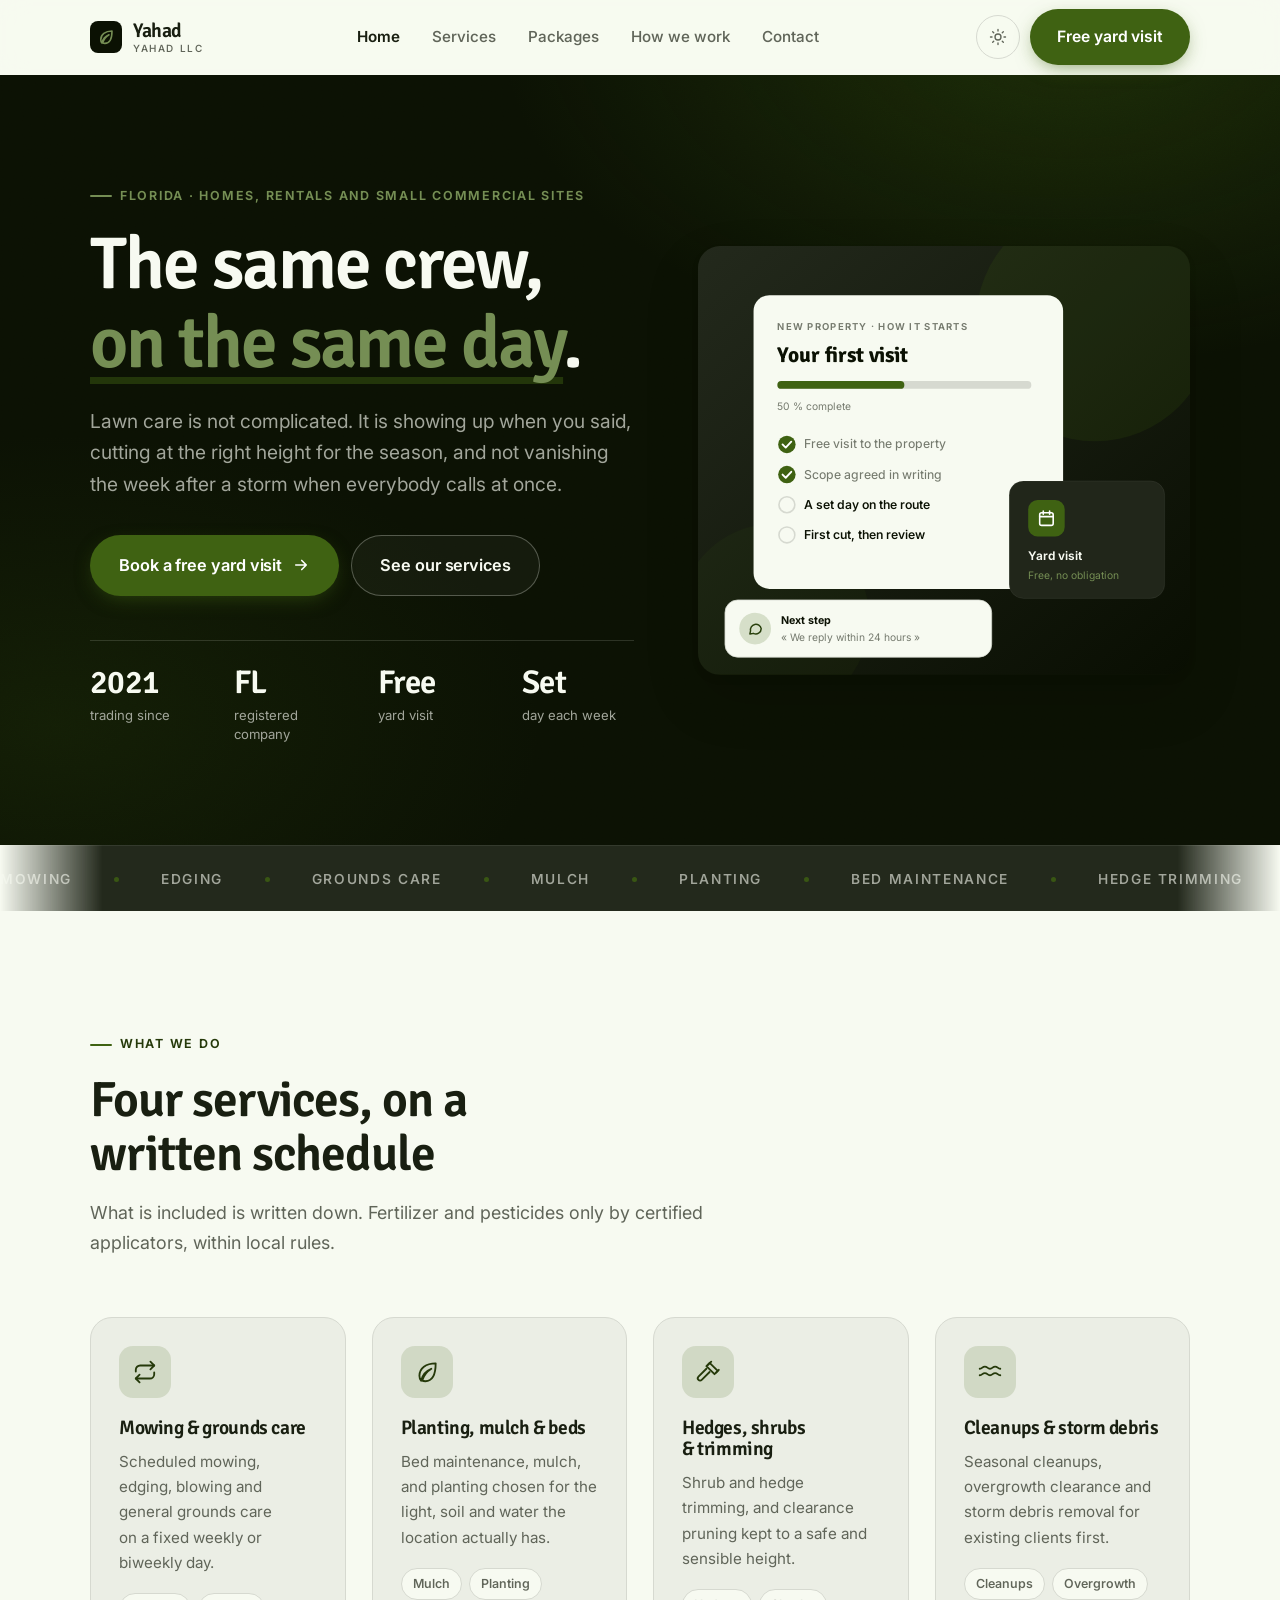
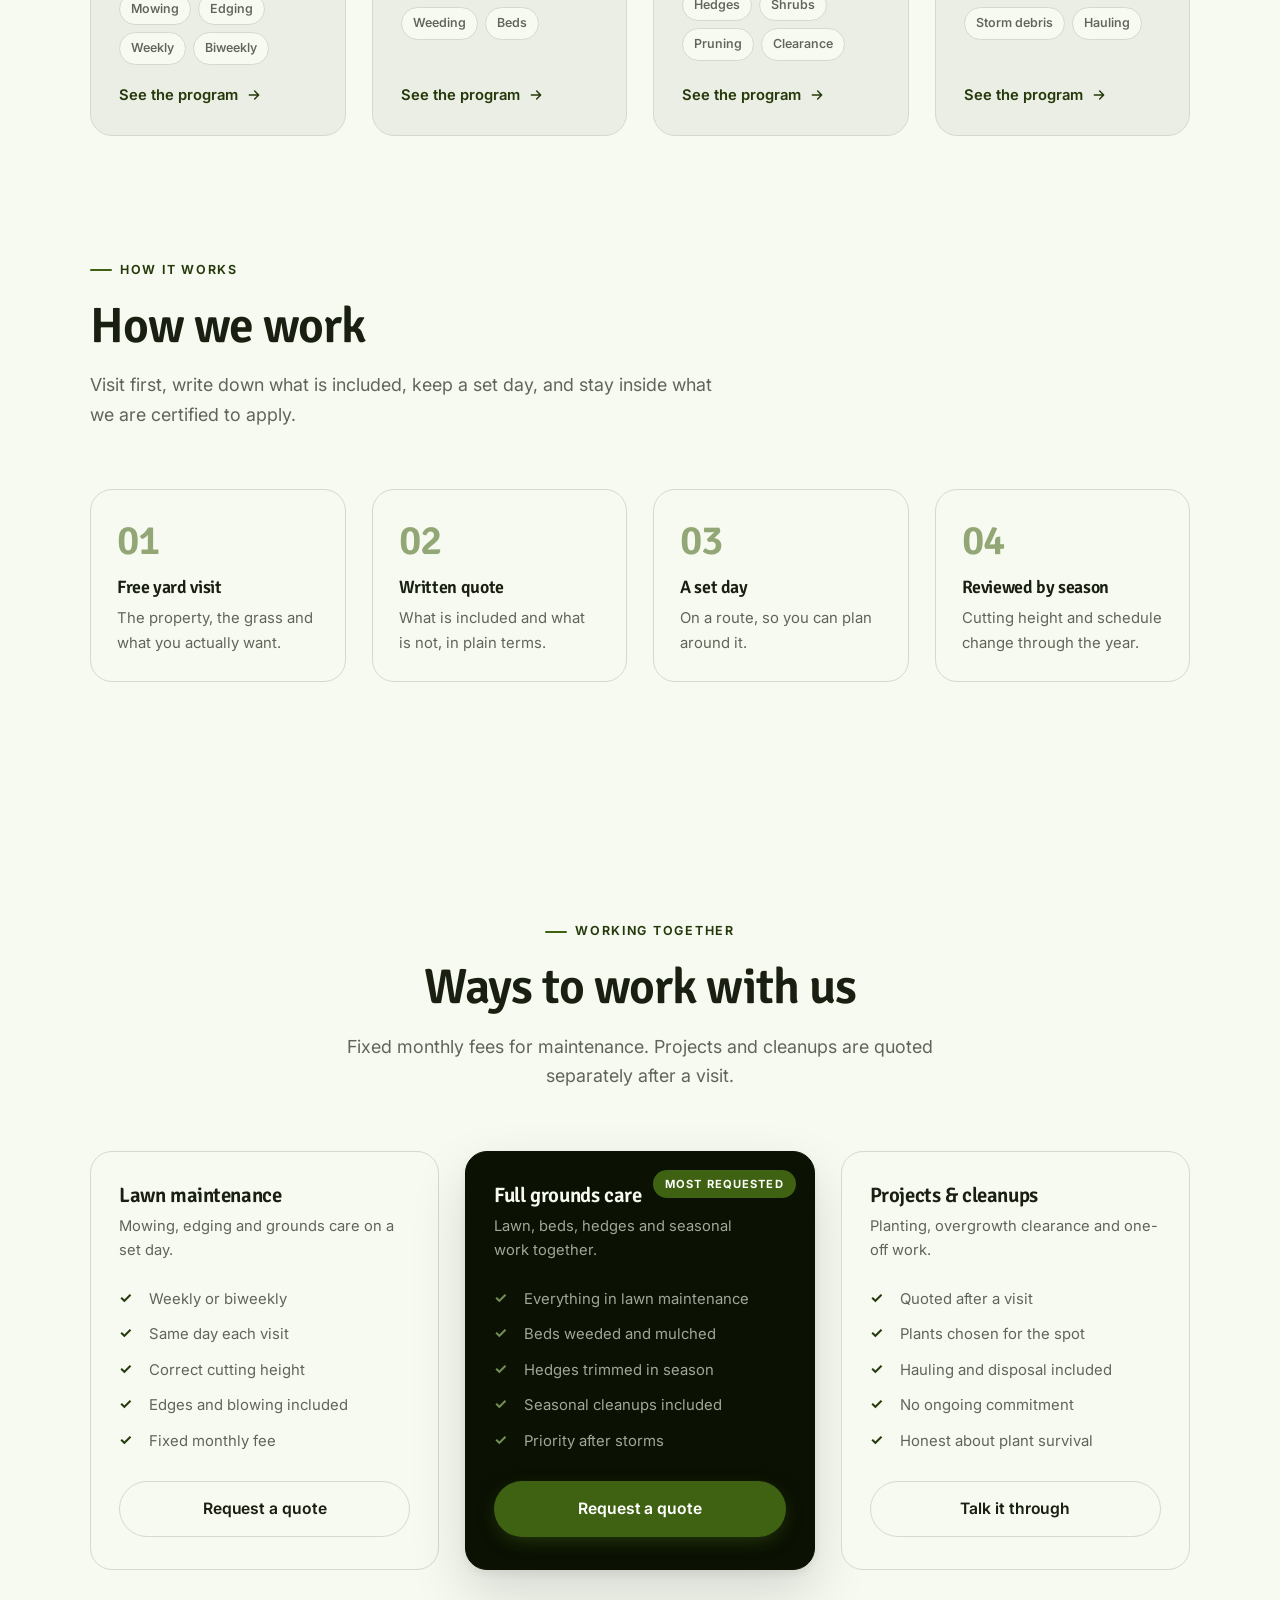
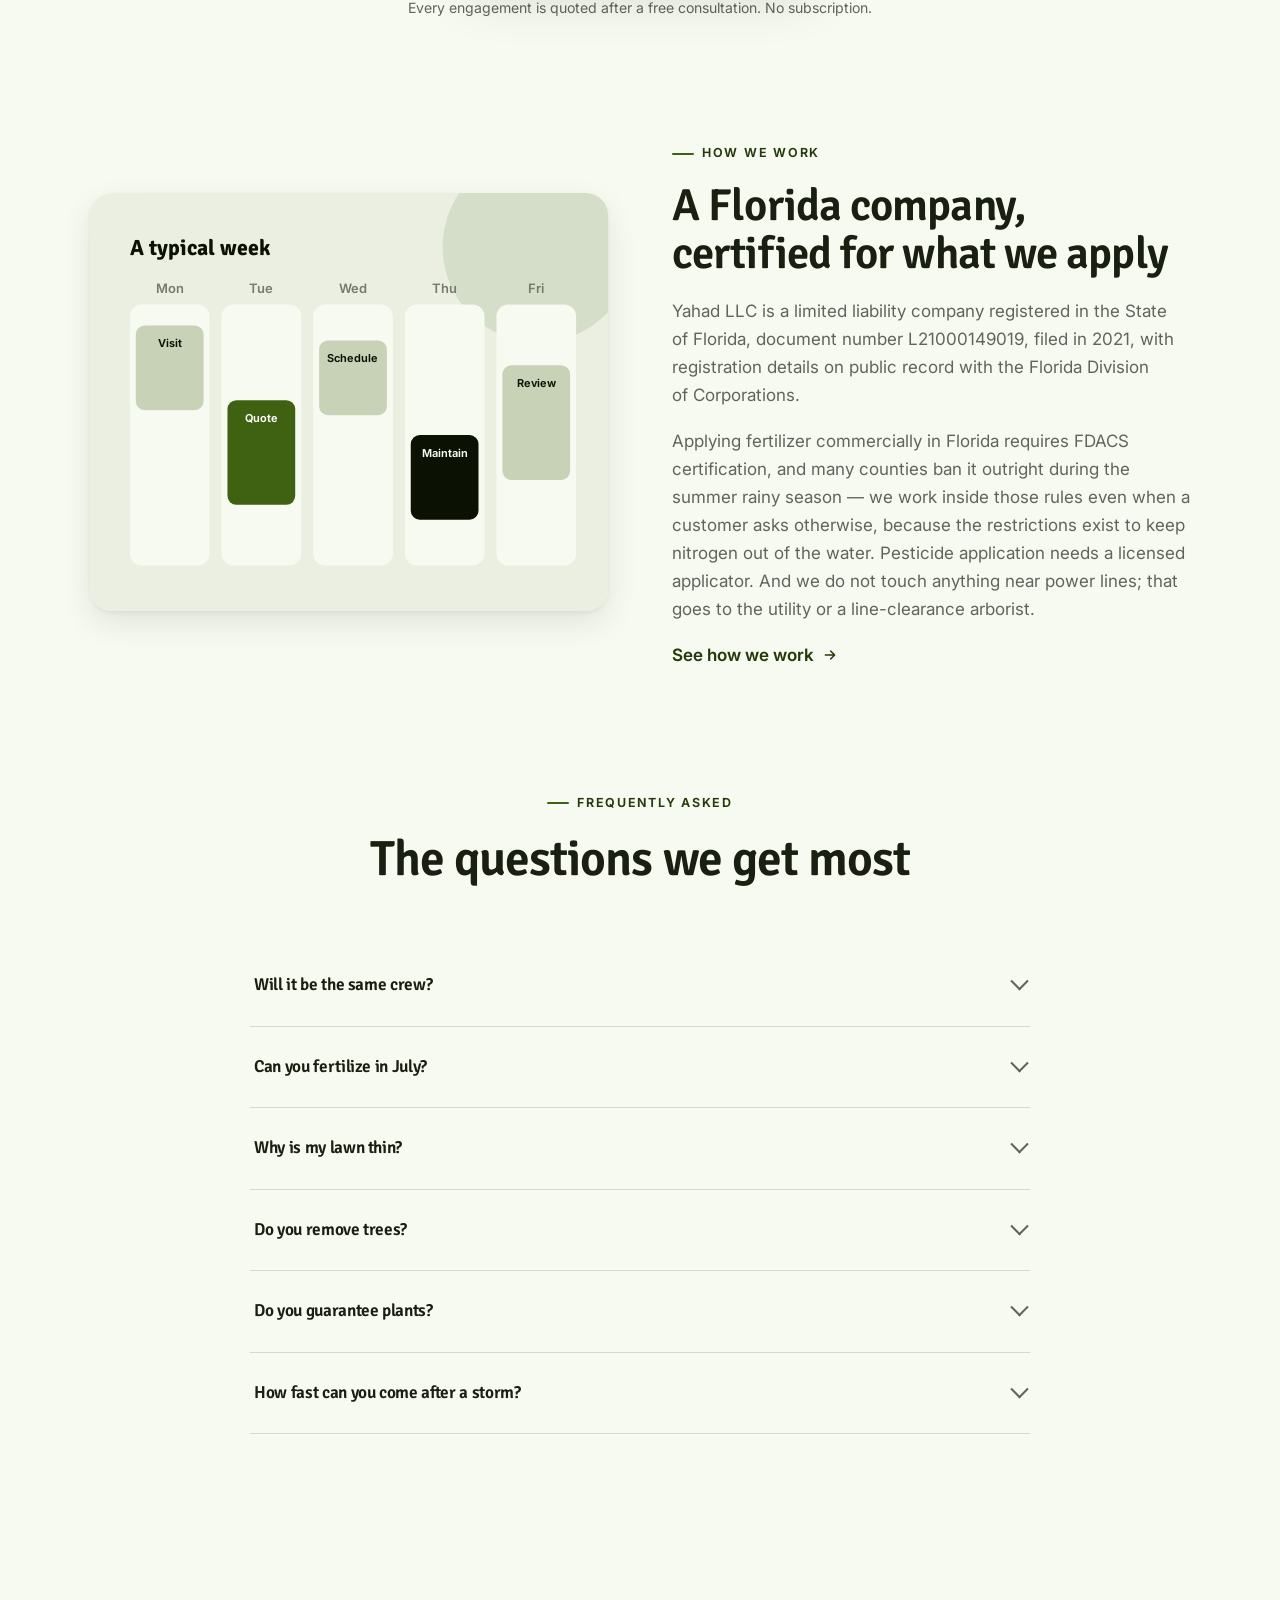
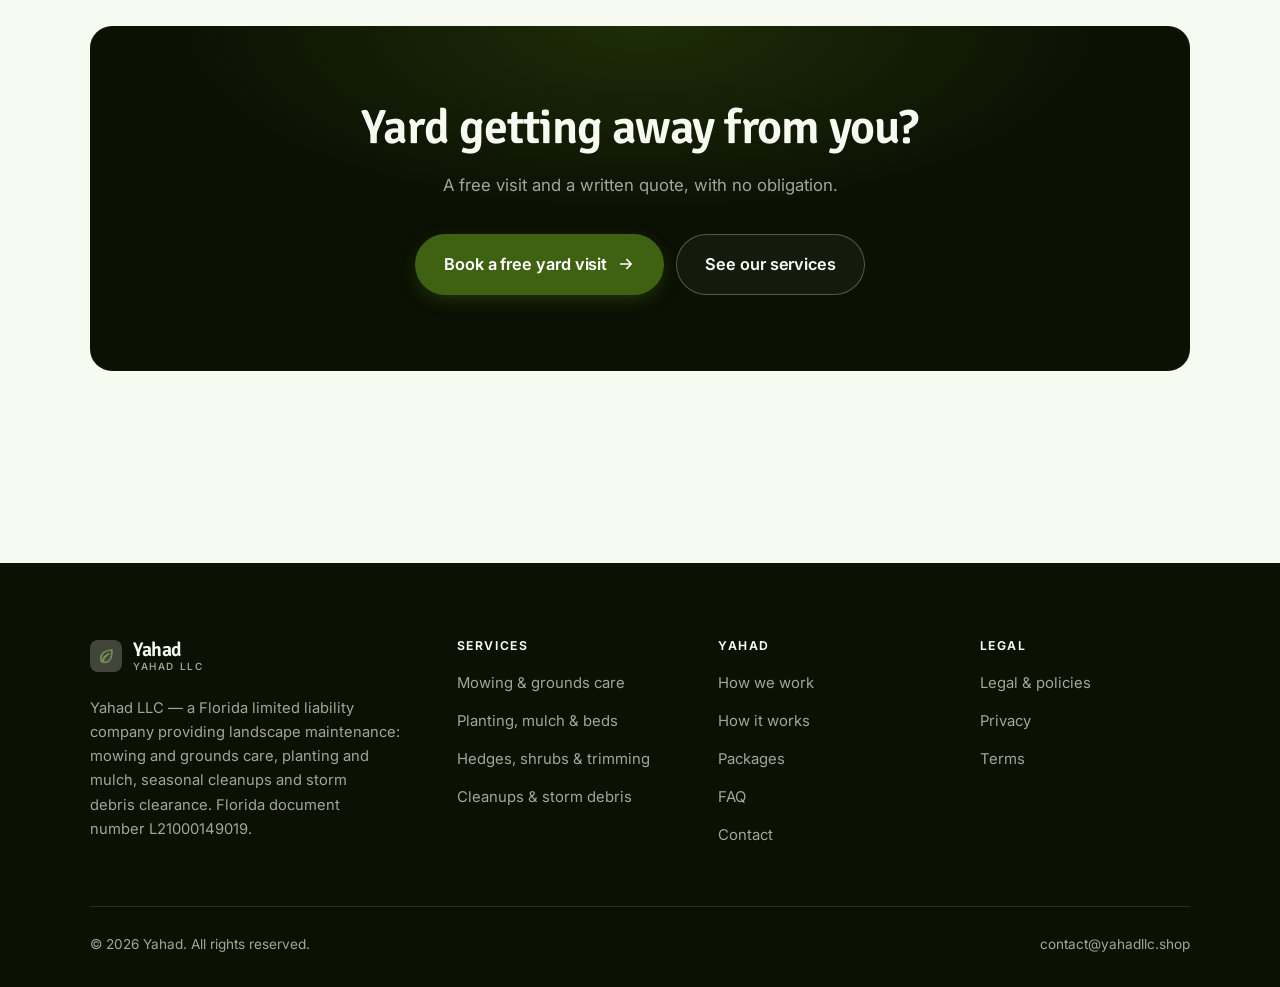
<file: index.html>
<!DOCTYPE html>
<html lang="en" class="no-js">
<head>
<meta charset="utf-8">
<meta name="viewport" content="width=device-width, initial-scale=1">
<title>Yahad LLC — landscape maintenance in Florida</title>
<meta name="description" content="Yahad LLC, a Florida landscape maintenance company: mowing and grounds care, planting and mulch, seasonal cleanups and storm debris clearance, for homes and small commercial sites.">
<link rel="canonical" href="https://yahadllc.shop/">

<meta property="og:type" content="website">
<meta property="og:url" content="https://yahadllc.shop/">
<meta property="og:site_name" content="Yahad">
<meta property="og:locale" content="en_US">
<meta property="og:title" content="Yahad LLC — landscape maintenance in Florida">
<meta property="og:description" content="Yahad LLC, a Florida landscape maintenance company: mowing and grounds care, planting and mulch, seasonal cleanups and storm debris clearance, for homes and small commercial sites.">
<meta name="theme-color" content="#0b1103">

<link rel="icon" href="assets/img/favicon.svg" type="image/svg+xml">
<link rel="preconnect" href="https://fonts.googleapis.com">
<link rel="preconnect" href="https://fonts.gstatic.com" crossorigin>
<link rel="stylesheet" href="https://fonts.googleapis.com/css2?family=Signika:wght@400;500;600;700&family=Inter:wght@400..700&display=swap">
<link rel="stylesheet" href="assets/css/style.css">

<!-- Thème appliqué avant le premier rendu (évite le flash) -->
<script>
document.documentElement.classList.remove('no-js');
(function(){try{var t=localStorage.getItem('site-theme');if(t){document.documentElement.setAttribute('data-theme',t);}}catch(e){}})();
</script>
<script type="application/ld+json">
{
  "@context": "https://schema.org",
  "@type": "Organization",
  "name": "Yahad",
  "url": "https://yahadllc.shop/",
  "email": "contact@yahadllc.shop",
  "description": "Yahad LLC, a Florida landscape maintenance company: mowing and grounds care, planting and mulch, seasonal cleanups and storm debris clearance, for homes and small commercial sites.",
  "areaServed": "US",
  "knowsLanguage": "en"
}
</script>
</head>

<body>
<a class="skip-link" href="#main">Skip to main content</a>

<header class="site-header">
  <nav class="wrap nav" aria-label="Main navigation">
    <a class="brand" href="index.html">
      <svg class="brand__mark" viewBox="0 0 64 64" aria-hidden="true">
        <rect class="bm-bg" width="64" height="64" rx="16"/>
        <g class="bm-ic" transform="translate(14 14) scale(1.5)" fill="none" stroke-width="2.1" stroke-linecap="round" stroke-linejoin="round"><path d="M20 4c-9 0-15 4.5-15 11.5 0 2 .6 3.4 1.5 4.5C8 14 12 10.5 16 9c-4 2.5-7 6-8.5 11 1 .4 2 .5 3 .5C17 20.5 20 14 20 4z"/></g>
      </svg>
      <span>Yahad<span class="brand__sub">Yahad LLC</span></span>
    </a>

    <ul class="nav__links" id="nav-links">
      <li><a href="index.html" aria-current="page">Home</a></li>
      <li><a href="programs.html">Services</a></li>
      <li><a href="index.html#pricing">Packages</a></li>
      <li><a href="about.html">How we work</a></li>
      <li><a href="contact.html">Contact</a></li>
      <li><a class="btn btn--primary" href="contact.html">Free yard visit</a></li>
    </ul>

    <div class="nav__cta">
      <button class="theme-toggle" type="button" aria-label="Switch to dark theme">
        <svg class="icon-sun" viewBox="0 0 24 24" fill="none" stroke="currentColor" stroke-width="1.8" stroke-linecap="round" aria-hidden="true"><circle cx="12" cy="12" r="4"/><path d="M12 2v2m0 16v2M2 12h2m16 0h2M4.9 4.9l1.4 1.4m11.4 11.4 1.4 1.4M19.1 4.9l-1.4 1.4M6.3 17.7l-1.4 1.4"/></svg>
        <svg class="icon-moon" viewBox="0 0 24 24" fill="none" stroke="currentColor" stroke-width="1.8" stroke-linecap="round" stroke-linejoin="round" aria-hidden="true"><path d="M21 12.8A9 9 0 1 1 11.2 3a7 7 0 0 0 9.8 9.8z"/></svg>
      </button>
      <a class="btn btn--primary" href="contact.html">Free yard visit</a>
      <button class="nav__toggle" type="button" aria-expanded="false" aria-controls="nav-links" aria-label="Open menu">
        <svg class="icon-open" viewBox="0 0 24 24" fill="none" stroke="currentColor" stroke-width="2" stroke-linecap="round" aria-hidden="true"><path d="M3 6h18M3 12h18M3 18h18"/></svg>
        <svg class="icon-close" viewBox="0 0 24 24" fill="none" stroke="currentColor" stroke-width="2" stroke-linecap="round" aria-hidden="true"><path d="M6 6l12 12M18 6L6 18"/></svg>
      </button>
    </div>
  </nav>
</header>

<main id="main">

<section class="hero">
  <div class="wrap hero__inner">
    <div>
      <span class="eyebrow hero__eyebrow">Florida · Homes, rentals and small commercial sites</span>
      <h1>The same crew,<br> <em>on the same day</em>.</h1>
      <p class="hero__lede">Lawn care is not complicated. It is showing up when you said, cutting at the right height for the season, and not vanishing the week after a storm when everybody calls at once.</p>

      <div class="hero__actions">
        <a class="btn btn--primary btn--lg" href="contact.html">Book a free yard visit <svg viewBox="0 0 24 24" fill="none" stroke="currentColor" stroke-width="2.2" stroke-linecap="round" stroke-linejoin="round" aria-hidden="true"><path d="M5 12h14M13 6l6 6-6 6"/></svg></a>
        <a class="btn btn--on-dark btn--lg" href="programs.html">See our services</a>
      </div>

      <ul class="hero__proof">
        <li><span class="stat__num">2021</span><span class="stat__label">trading since</span></li>
        <li><span class="stat__num">FL</span><span class="stat__label">registered company</span></li>
        <li><span class="stat__num">Free</span><span class="stat__label">yard visit</span></li>
        <li><span class="stat__num">Set</span><span class="stat__label">day each week</span></li>
      </ul>
    </div>

    <div class="hero__art">
      <svg viewBox="0 0 620 540" role="img" aria-label="How landscape maintenance with Yahad starts, from free visit to a set weekly day.">
        <defs>
          <linearGradient id="hbg" x1="0" y1="0" x2="1" y2="1">
            <stop offset="0" stop-color="#23291c"/><stop offset="1" stop-color="#090e02"/>
          </linearGradient>
        </defs>
        <rect width="620" height="540" rx="22" fill="url(#hbg)"/>
        <circle cx="500" cy="96" r="150" fill="#3f6212" opacity=".16"/>
        <circle cx="96" cy="470" r="120" fill="#3f6212" opacity=".08"/>

        <g style="font-family: var(--font-body)">
          <!-- Carte programme -->
          <rect x="70" y="62" width="390" height="370" rx="20" fill="#f7faf1"/>
          <text x="100" y="106" font-size="12" font-weight="650" letter-spacing="1.6" fill="#757a6e">NEW PROPERTY · HOW IT STARTS</text>
          <text x="100" y="146" font-size="27" font-weight="700" fill="#0b1103" style="font-family: var(--font-display)">Your first visit</text>
          <rect x="100" y="170" width="320" height="10" rx="5" fill="#d6d9d0"/>
          <rect x="100" y="170" width="160" height="10" rx="5" fill="#3f6212"/>
          <text x="100" y="206" font-size="13" fill="#757a6e">50 % complete</text>
          <circle cx="112" cy="250" r="11" fill="#3f6212"/><path d="M106.5 250l4 4 7-7.5" fill="none" stroke="#ffffff" stroke-width="2.4" stroke-linecap="round" stroke-linejoin="round"/><text x="134" y="255" font-size="15.5" fill="#757a6e" font-weight="450">Free visit to the property</text>
          <circle cx="112" cy="288" r="11" fill="#3f6212"/><path d="M106.5 288l4 4 7-7.5" fill="none" stroke="#ffffff" stroke-width="2.4" stroke-linecap="round" stroke-linejoin="round"/><text x="134" y="293" font-size="15.5" fill="#757a6e" font-weight="450">Scope agreed in writing</text>
          <circle cx="112" cy="326" r="10" fill="none" stroke="#d6d9d0" stroke-width="2"/><text x="134" y="331" font-size="15.5" fill="#0b1103" font-weight="560">A set day on the route</text>
          <circle cx="112" cy="364" r="10" fill="none" stroke="#d6d9d0" stroke-width="2"/><text x="134" y="369" font-size="15.5" fill="#0b1103" font-weight="560">First cut, then review</text>

          <!-- Carte séance -->
          <rect x="392" y="296" width="196" height="148" rx="18" fill="#21261a" stroke="#ffffff" stroke-opacity=".08"/>
          <rect x="416" y="320" width="46" height="46" rx="12" fill="#3f6212"/>
          <g transform="translate(427 331)" fill="none" stroke="#ffffff" color="#ffffff" stroke-width="2" stroke-linecap="round" stroke-linejoin="round"><rect x="3.5" y="5" width="17" height="16" rx="2.5"/><path d="M8 3v4M16 3v4M3.5 10h17"/></g>
          <text x="416" y="396" font-size="15" font-weight="650" fill="#f7faf1">Yard visit</text>
          <text x="416" y="420" font-size="13" fill="#758e54">Free, no obligation</text>

          <!-- Retour du coach -->
          <rect x="34" y="446" width="336" height="72" rx="16" fill="#f7faf1" stroke="#d6d9d0"/>
          <circle cx="72" cy="482" r="20" fill="#d6dfc9"/>
          <g transform="translate(62 472) scale(.84)" fill="none" stroke="#29400c" stroke-width="2.2" stroke-linecap="round" stroke-linejoin="round"><path d="M21 12a8 8 0 0 1-11.6 7.1L4 20l1-4.6A8 8 0 1 1 21 12z"/></g>
          <text x="104" y="476" font-size="13.5" font-weight="700" fill="#0b1103">Next step</text>
          <text x="104" y="498" font-size="13" fill="#757a6e">« We reply within 24 hours »</text>
        </g>
      </svg>
    </div>
  </div>
</section>

<div class="marquee" aria-hidden="true">
  <div class="marquee__track"><span>Mowing</span><span>Edging</span><span>Grounds care</span><span>Mulch</span><span>Planting</span><span>Bed maintenance</span><span>Hedge trimming</span><span>Cleanups</span><span>Storm debris</span><span>Certified applicators</span><span>Mowing</span><span>Edging</span><span>Grounds care</span><span>Mulch</span><span>Planting</span><span>Bed maintenance</span><span>Hedge trimming</span><span>Cleanups</span><span>Storm debris</span><span>Certified applicators</span></div>
</div>

<section class="section wrap" id="programs">
  <div class="section-head reveal">
    <span class="eyebrow">What we do</span>
    <h2>Four services, on a written schedule</h2>
    <p>What is included is written down. Fertilizer and pesticides only by certified applicators, within local rules.</p>
  </div>
  <div class="grid grid--4 reveal-group">
    <a class="card" href="programs.html#mowing">
      <div class="card__icon"><svg viewBox="0 0 24 24" fill="none" stroke="currentColor" stroke-width="1.7" stroke-linecap="round" stroke-linejoin="round" aria-hidden="true"><path d="M17 2.5l3.5 3.5L17 9.5"/><path d="M3.5 11.5V10A4 4 0 0 1 7.5 6h13M7 21.5 3.5 18 7 14.5"/><path d="M20.5 12.5V14a4 4 0 0 1-4 4h-13"/></svg></div>
      <h3>Mowing &amp; grounds care</h3>
      <p>Scheduled mowing, edging, blowing and general grounds care on a fixed weekly or biweekly day.</p>
      <ul class="tags"><li>Mowing</li><li>Edging</li><li>Weekly</li><li>Biweekly</li></ul>
      <span class="arrow-link">See the program <svg viewBox="0 0 24 24" fill="none" stroke="currentColor" stroke-width="2.2" stroke-linecap="round" stroke-linejoin="round" aria-hidden="true"><path d="M5 12h14M13 6l6 6-6 6"/></svg></span>
    </a>
    <a class="card" href="programs.html#beds">
      <div class="card__icon"><svg viewBox="0 0 24 24" fill="none" stroke="currentColor" stroke-width="1.7" stroke-linecap="round" stroke-linejoin="round" aria-hidden="true"><path d="M20 4c-9 0-15 4.5-15 11.5 0 2 .6 3.4 1.5 4.5C8 14 12 10.5 16 9c-4 2.5-7 6-8.5 11 1 .4 2 .5 3 .5C17 20.5 20 14 20 4z"/></svg></div>
      <h3>Planting, mulch &amp; beds</h3>
      <p>Bed maintenance, mulch, and planting chosen for the light, soil and water the location actually has.</p>
      <ul class="tags"><li>Mulch</li><li>Planting</li><li>Weeding</li><li>Beds</li></ul>
      <span class="arrow-link">See the program <svg viewBox="0 0 24 24" fill="none" stroke="currentColor" stroke-width="2.2" stroke-linecap="round" stroke-linejoin="round" aria-hidden="true"><path d="M5 12h14M13 6l6 6-6 6"/></svg></span>
    </a>
    <a class="card" href="programs.html#trim">
      <div class="card__icon"><svg viewBox="0 0 24 24" fill="none" stroke="currentColor" stroke-width="1.7" stroke-linecap="round" stroke-linejoin="round" aria-hidden="true"><path d="M13.5 3.5 21 11l-3 3-7.5-7.5z"/><path d="M10.5 9 3.2 16.3a2.1 2.1 0 0 0 3 3L13.5 12"/><path d="M15 2.5 12 5.5M19.5 12.5 22 10"/></svg></div>
      <h3>Hedges, shrubs &amp; trimming</h3>
      <p>Shrub and hedge trimming, and clearance pruning kept to a safe and sensible height.</p>
      <ul class="tags"><li>Hedges</li><li>Shrubs</li><li>Pruning</li><li>Clearance</li></ul>
      <span class="arrow-link">See the program <svg viewBox="0 0 24 24" fill="none" stroke="currentColor" stroke-width="2.2" stroke-linecap="round" stroke-linejoin="round" aria-hidden="true"><path d="M5 12h14M13 6l6 6-6 6"/></svg></span>
    </a>
    <a class="card" href="programs.html#cleanup">
      <div class="card__icon"><svg viewBox="0 0 24 24" fill="none" stroke="currentColor" stroke-width="1.7" stroke-linecap="round" stroke-linejoin="round" aria-hidden="true"><path d="M2.5 9c2.4 0 2.4-2 4.75-2s2.4 2 4.75 2 2.4-2 4.75-2 2.4 2 4.75 2M2.5 15c2.4 0 2.4-2 4.75-2s2.4 2 4.75 2 2.4-2 4.75-2 2.4 2 4.75 2"/></svg></div>
      <h3>Cleanups &amp; storm debris</h3>
      <p>Seasonal cleanups, overgrowth clearance and storm debris removal for existing clients first.</p>
      <ul class="tags"><li>Cleanups</li><li>Overgrowth</li><li>Storm debris</li><li>Hauling</li></ul>
      <span class="arrow-link">See the program <svg viewBox="0 0 24 24" fill="none" stroke="currentColor" stroke-width="2.2" stroke-linecap="round" stroke-linejoin="round" aria-hidden="true"><path d="M5 12h14M13 6l6 6-6 6"/></svg></span>
    </a>
  </div>
</section>

<section class="section section--flush wrap" id="how-it-works">
  <div class="section-head reveal">
    <span class="eyebrow">How it works</span>
    <h2>How we work</h2>
    <p>Visit first, write down what is included, keep a set day, and stay inside what we are certified to apply.</p>
  </div>
  <div class="grid grid--4 steps reveal-group">
    <article class="step">
      <h3>Free yard visit</h3>
      <p>The property, the grass and what you actually want.</p>
    </article>
    <article class="step">
      <h3>Written quote</h3>
      <p>What is included and what is not, in plain terms.</p>
    </article>
    <article class="step">
      <h3>A set day</h3>
      <p>On a route, so you can plan around it.</p>
    </article>
    <article class="step">
      <h3>Reviewed by season</h3>
      <p>Cutting height and schedule change through the year.</p>
    </article>
  </div>
</section>

<section class="section wrap" id="pricing">
  <div class="section-head section-head--center reveal">
    <span class="eyebrow">Working together</span>
    <h2>Ways to work with us</h2>
    <p>Fixed monthly fees for maintenance. Projects and cleanups are quoted separately after a visit.</p>
  </div>
  <div class="grid grid--3 plans reveal-group">
    <article class="plan">
      
      <h3>Lawn maintenance</h3>
      <p class="plan__desc">Mowing, edging and grounds care on a set day.</p>
      
      <ul class="plan__features">
        <li>Weekly or biweekly</li>
        <li>Same day each visit</li>
        <li>Correct cutting height</li>
        <li>Edges and blowing included</li>
        <li>Fixed monthly fee</li>
      </ul>
      <a class="btn btn--ghost btn--block" href="contact.html">Request a quote</a>
    </article>
    <article class="plan plan--featured">
      <span class="plan__tag">Most requested</span>
      <h3>Full grounds care</h3>
      <p class="plan__desc">Lawn, beds, hedges and seasonal work together.</p>
      
      <ul class="plan__features">
        <li>Everything in lawn maintenance</li>
        <li>Beds weeded and mulched</li>
        <li>Hedges trimmed in season</li>
        <li>Seasonal cleanups included</li>
        <li>Priority after storms</li>
      </ul>
      <a class="btn btn--primary btn--block" href="contact.html">Request a quote</a>
    </article>
    <article class="plan">
      
      <h3>Projects &amp; cleanups</h3>
      <p class="plan__desc">Planting, overgrowth clearance and one-off work.</p>
      
      <ul class="plan__features">
        <li>Quoted after a visit</li>
        <li>Plants chosen for the spot</li>
        <li>Hauling and disposal included</li>
        <li>No ongoing commitment</li>
        <li>Honest about plant survival</li>
      </ul>
      <a class="btn btn--ghost btn--block" href="contact.html">Talk it through</a>
    </article>
  </div>
  <p class="plans-note">Every engagement is quoted after a free consultation. No subscription.</p>
</section>

<section class="section section--flush wrap">
  <div class="split reveal">
    <div class="split__art">
      <svg viewBox="0 0 520 420" role="img" aria-label="Example of a typical week: Visit, Quote, Schedule, Maintain, Review.">
        <rect width="520" height="420" rx="20" fill="#eaefe1"/>
        <circle cx="450" cy="54" r="96" fill="#3f6212" opacity=".12"/>
        <g style="font-family: var(--font-body)">
        <text x="40" y="62" font-size="22" font-weight="700" fill="#0b1103" style="font-family: var(--font-display)">A typical week</text>
        <text x="80" y="100" text-anchor="middle" font-size="13" font-weight="600" fill="#757a6e">Mon</text>
        <rect x="40" y="112" width="80" height="262" rx="12" fill="#f7faf1"/>
        <rect x="46" y="133" width="68" height="85" rx="9" fill="#c7d2b7"/>
        <text x="80" y="155" text-anchor="middle" font-size="11" font-weight="650" fill="#0b1103">Visit</text>
        <text x="172" y="100" text-anchor="middle" font-size="13" font-weight="600" fill="#757a6e">Tue</text>
        <rect x="132" y="112" width="80" height="262" rx="12" fill="#f7faf1"/>
        <rect x="138" y="208" width="68" height="105" rx="9" fill="#3f6212"/>
        <text x="172" y="230" text-anchor="middle" font-size="11" font-weight="650" fill="#ffffff">Quote</text>
        <text x="264" y="100" text-anchor="middle" font-size="13" font-weight="600" fill="#757a6e">Wed</text>
        <rect x="224" y="112" width="80" height="262" rx="12" fill="#f7faf1"/>
        <rect x="230" y="148" width="68" height="75" rx="9" fill="#c7d2b7"/>
        <text x="264" y="170" text-anchor="middle" font-size="11" font-weight="650" fill="#0b1103">Schedule</text>
        <text x="356" y="100" text-anchor="middle" font-size="13" font-weight="600" fill="#757a6e">Thu</text>
        <rect x="316" y="112" width="80" height="262" rx="12" fill="#f7faf1"/>
        <rect x="322" y="243" width="68" height="85" rx="9" fill="#0b1103"/>
        <text x="356" y="265" text-anchor="middle" font-size="11" font-weight="650" fill="#f7faf1">Maintain</text>
        <text x="448" y="100" text-anchor="middle" font-size="13" font-weight="600" fill="#757a6e">Fri</text>
        <rect x="408" y="112" width="80" height="262" rx="12" fill="#f7faf1"/>
        <rect x="414" y="173" width="68" height="115" rx="9" fill="#c7d2b7"/>
        <text x="448" y="195" text-anchor="middle" font-size="11" font-weight="650" fill="#0b1103">Review</text>
        </g>
      </svg>
    </div>
    <div>
      <span class="eyebrow">How we work</span>
      <h2>A Florida company, certified for what we apply</h2>
      <p>Yahad LLC is a limited liability company registered in the State of Florida, document number L21000149019, filed in 2021, with registration details on public record with the Florida Division of Corporations.</p>
      <p>Applying fertilizer commercially in Florida requires FDACS certification, and many counties ban it outright during the summer rainy season — we work inside those rules even when a customer asks otherwise, because the restrictions exist to keep nitrogen out of the water. Pesticide application needs a licensed applicator. And we do not touch anything near power lines; that goes to the utility or a line-clearance arborist.</p>
      <p><a class="arrow-link" href="about.html">See how we work <svg viewBox="0 0 24 24" fill="none" stroke="currentColor" stroke-width="2.2" stroke-linecap="round" stroke-linejoin="round" aria-hidden="true"><path d="M5 12h14M13 6l6 6-6 6"/></svg></a></p>
    </div>
  </div>
</section>

<section class="section section--flush wrap" id="faq">
  <div class="section-head section-head--center reveal">
    <span class="eyebrow">Frequently asked</span>
    <h2>The questions we get most</h2>
  </div>
  <div class="faq reveal">
    <details>
      <summary>Will it be the same crew?</summary>
      <p>Yes, and the same day. Route consistency is most of what makes maintenance work, and we tell you in advance if a holiday shifts the day.</p>
    </details>
    <details>
      <summary>Can you fertilize in July?</summary>
      <p>In many Florida counties, no — there are seasonal blackout ordinances during the rainy months. We will tell you what applies where you are rather than quietly breaking it.</p>
    </details>
    <details>
      <summary>Why is my lawn thin?</summary>
      <p>Often it is being cut too short, watered too briefly, or both. We will tell you honestly, including when the answer costs us nothing to fix.</p>
    </details>
    <details>
      <summary>Do you remove trees?</summary>
      <p>Small trimming, yes. Removals and anything near power lines go to a licensed tree service or the utility — that work kills people who are not trained for it.</p>
    </details>
    <details>
      <summary>Do you guarantee plants?</summary>
      <p>No, and be sceptical of anyone who does in Florida. Survival depends on watering and weather after we leave. We will choose plants suited to the spot, which matters more.</p>
    </details>
    <details>
      <summary>How fast can you come after a storm?</summary>
      <p>Regular clients first, always. That priority is a real part of what a maintenance contract buys.</p>
    </details>
  </div>
</section>

<section class="wrap section--tight">
  <div class="cta-band reveal">
    <h2>Yard getting away from you?</h2>
    <p>A free visit and a written quote, with no obligation.</p>
    <div class="hero__actions">
      <a class="btn btn--primary btn--lg" href="contact.html">Book a free yard visit <svg viewBox="0 0 24 24" fill="none" stroke="currentColor" stroke-width="2.2" stroke-linecap="round" stroke-linejoin="round" aria-hidden="true"><path d="M5 12h14M13 6l6 6-6 6"/></svg></a>
      <a class="btn btn--on-dark btn--lg" href="programs.html">See our services</a>
    </div>
  </div>
</section>

</main>

<footer class="site-footer">
  <div class="wrap">
    <div class="footer__grid">
      <div class="footer__brand">
        <a class="brand" href="index.html">
          <svg class="brand__mark" viewBox="0 0 64 64" aria-hidden="true">
        <rect class="bm-bg" width="64" height="64" rx="16"/>
        <g class="bm-ic" transform="translate(14 14) scale(1.5)" fill="none" stroke-width="2.1" stroke-linecap="round" stroke-linejoin="round"><path d="M20 4c-9 0-15 4.5-15 11.5 0 2 .6 3.4 1.5 4.5C8 14 12 10.5 16 9c-4 2.5-7 6-8.5 11 1 .4 2 .5 3 .5C17 20.5 20 14 20 4z"/></g>
      </svg>
          <span>Yahad<span class="brand__sub">Yahad LLC</span></span>
        </a>
        <p>Yahad LLC — a Florida limited liability company providing landscape maintenance: mowing and grounds care, planting and mulch, seasonal cleanups and storm debris clearance. Florida document number L21000149019.</p>
      </div>

      <div class="footer__col">
        <h4>Services</h4>
        <ul>
          <li><a href="programs.html#mowing">Mowing &amp; grounds care</a></li>
          <li><a href="programs.html#beds">Planting, mulch &amp; beds</a></li>
          <li><a href="programs.html#trim">Hedges, shrubs &amp; trimming</a></li>
          <li><a href="programs.html#cleanup">Cleanups &amp; storm debris</a></li>
        </ul>
      </div>

      <div class="footer__col">
        <h4>Yahad</h4>
        <ul>
          <li><a href="about.html">How we work</a></li>
          <li><a href="index.html#how-it-works">How it works</a></li>
          <li><a href="index.html#pricing">Packages</a></li>
          <li><a href="index.html#faq">FAQ</a></li>
          <li><a href="contact.html">Contact</a></li>
        </ul>
      </div>

      <div class="footer__col">
        <h4>Legal</h4>
        <ul>
          <li><a href="legal.html">Legal &amp; policies</a></li>
          <li><a href="legal.html#privacy">Privacy</a></li>
          <li><a href="legal.html#terms">Terms</a></li>
        </ul>
      </div>
    </div>

    <div class="footer__bottom">
      <p>© <span data-year>2026</span> Yahad. All rights reserved.</p>
      <p><a href="mailto:contact@yahadllc.shop">contact@yahadllc.shop</a></p>
    </div>
  </div>
</footer>

<script src="assets/js/main.js" defer></script>
</body>
</html>
</file>
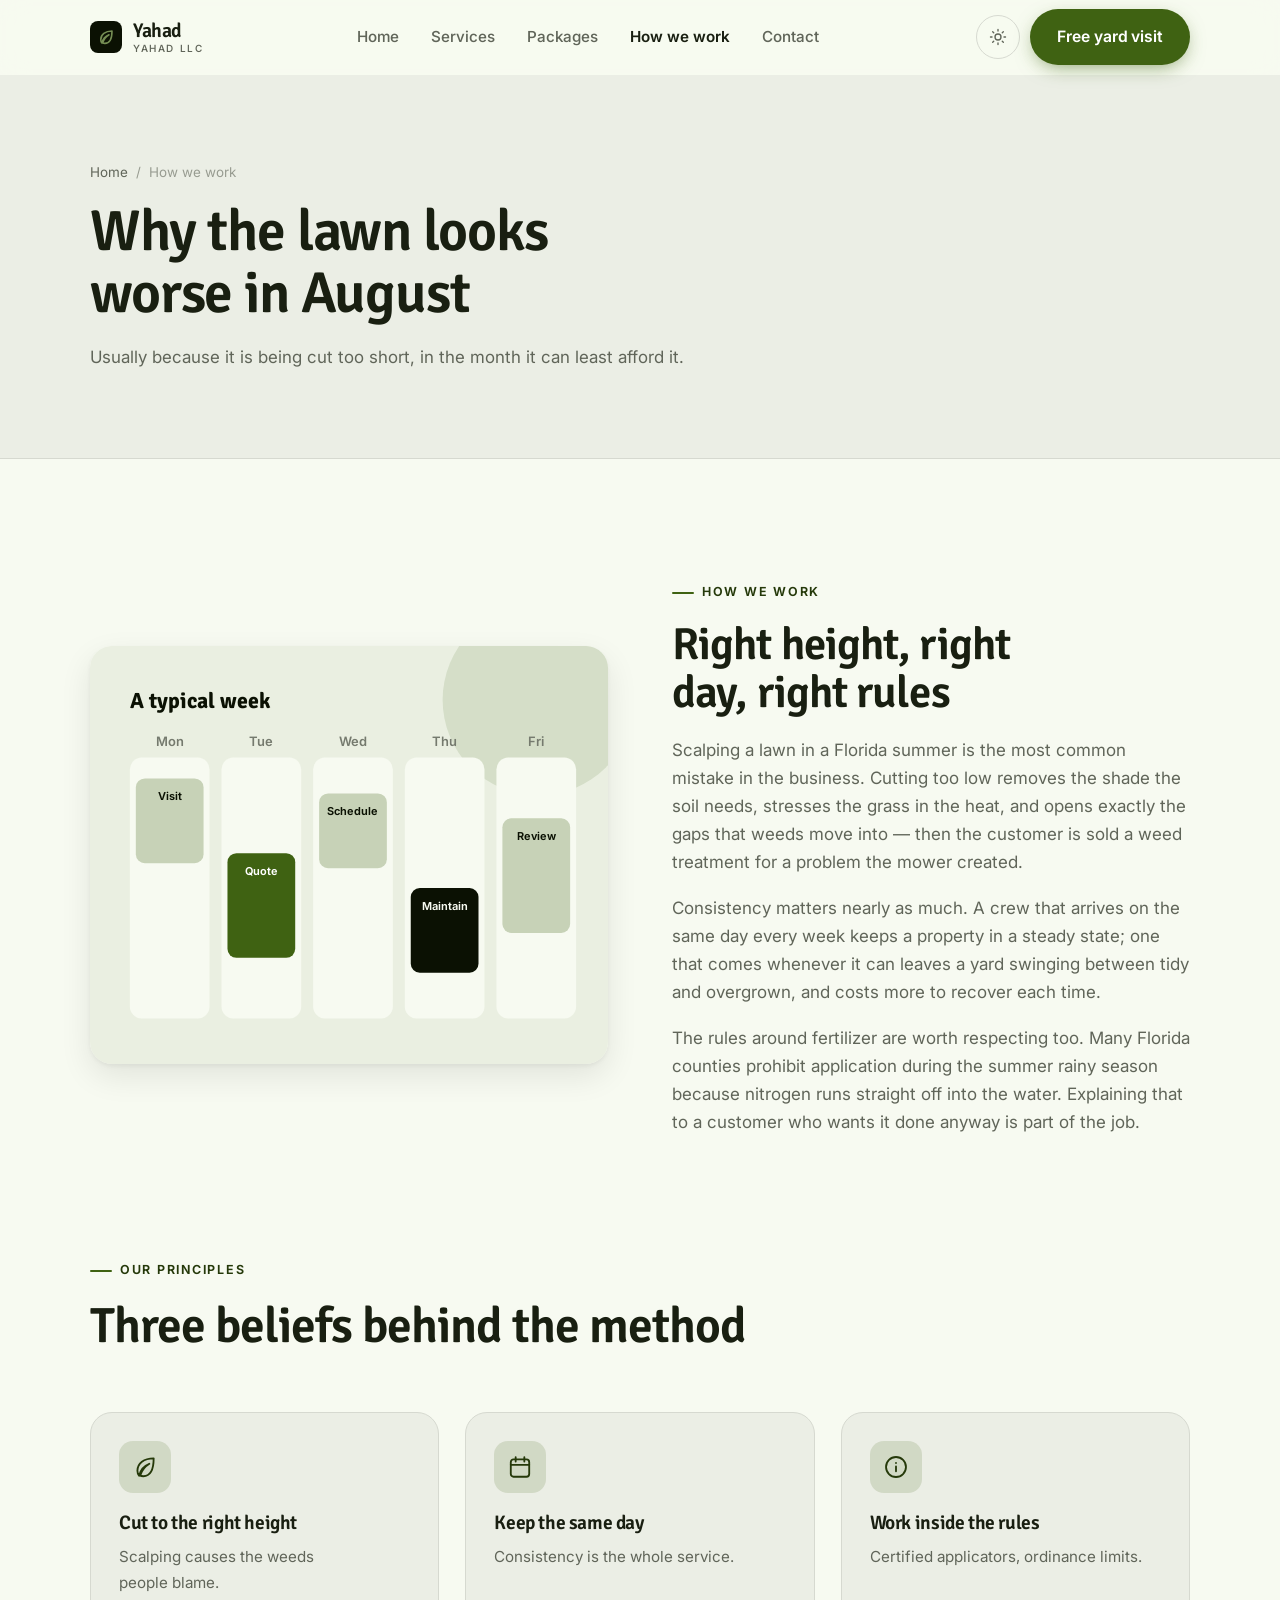
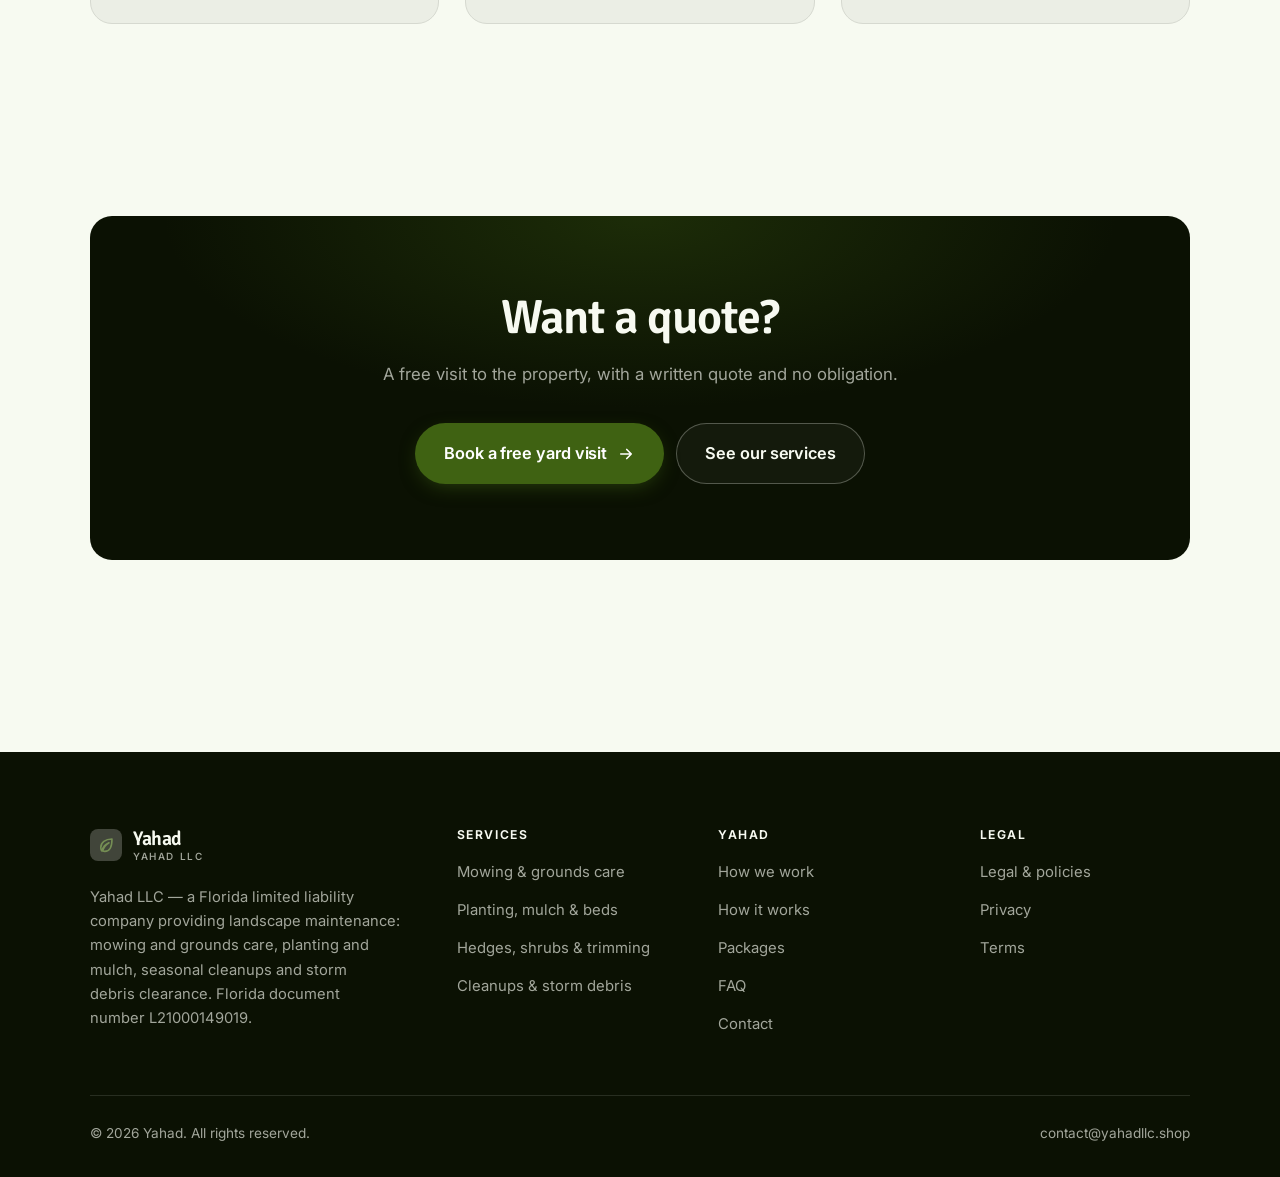
<file: about.html>
<!DOCTYPE html>
<html lang="en" class="no-js">
<head>
<meta charset="utf-8">
<meta name="viewport" content="width=device-width, initial-scale=1">
<title>How we work — Yahad</title>
<meta name="description" content="About Yahad LLC, a Florida landscape maintenance company, document number L21000149019.">
<link rel="canonical" href="https://yahadllc.shop/about.html">

<meta property="og:type" content="website">
<meta property="og:url" content="https://yahadllc.shop/about.html">
<meta property="og:site_name" content="Yahad">
<meta property="og:locale" content="en_US">
<meta property="og:title" content="How we work — Yahad">
<meta property="og:description" content="About Yahad LLC, a Florida landscape maintenance company, document number L21000149019.">
<meta name="theme-color" content="#0b1103">

<link rel="icon" href="assets/img/favicon.svg" type="image/svg+xml">
<link rel="preconnect" href="https://fonts.googleapis.com">
<link rel="preconnect" href="https://fonts.gstatic.com" crossorigin>
<link rel="stylesheet" href="https://fonts.googleapis.com/css2?family=Signika:wght@400;500;600;700&family=Inter:wght@400..700&display=swap">
<link rel="stylesheet" href="assets/css/style.css">

<!-- Thème appliqué avant le premier rendu (évite le flash) -->
<script>
document.documentElement.classList.remove('no-js');
(function(){try{var t=localStorage.getItem('site-theme');if(t){document.documentElement.setAttribute('data-theme',t);}}catch(e){}})();
</script>
</head>

<body>
<a class="skip-link" href="#main">Skip to main content</a>

<header class="site-header">
  <nav class="wrap nav" aria-label="Main navigation">
    <a class="brand" href="index.html">
      <svg class="brand__mark" viewBox="0 0 64 64" aria-hidden="true">
        <rect class="bm-bg" width="64" height="64" rx="16"/>
        <g class="bm-ic" transform="translate(14 14) scale(1.5)" fill="none" stroke-width="2.1" stroke-linecap="round" stroke-linejoin="round"><path d="M20 4c-9 0-15 4.5-15 11.5 0 2 .6 3.4 1.5 4.5C8 14 12 10.5 16 9c-4 2.5-7 6-8.5 11 1 .4 2 .5 3 .5C17 20.5 20 14 20 4z"/></g>
      </svg>
      <span>Yahad<span class="brand__sub">Yahad LLC</span></span>
    </a>

    <ul class="nav__links" id="nav-links">
      <li><a href="index.html">Home</a></li>
      <li><a href="programs.html">Services</a></li>
      <li><a href="index.html#pricing">Packages</a></li>
      <li><a href="about.html" aria-current="page">How we work</a></li>
      <li><a href="contact.html">Contact</a></li>
      <li><a class="btn btn--primary" href="contact.html">Free yard visit</a></li>
    </ul>

    <div class="nav__cta">
      <button class="theme-toggle" type="button" aria-label="Switch to dark theme">
        <svg class="icon-sun" viewBox="0 0 24 24" fill="none" stroke="currentColor" stroke-width="1.8" stroke-linecap="round" aria-hidden="true"><circle cx="12" cy="12" r="4"/><path d="M12 2v2m0 16v2M2 12h2m16 0h2M4.9 4.9l1.4 1.4m11.4 11.4 1.4 1.4M19.1 4.9l-1.4 1.4M6.3 17.7l-1.4 1.4"/></svg>
        <svg class="icon-moon" viewBox="0 0 24 24" fill="none" stroke="currentColor" stroke-width="1.8" stroke-linecap="round" stroke-linejoin="round" aria-hidden="true"><path d="M21 12.8A9 9 0 1 1 11.2 3a7 7 0 0 0 9.8 9.8z"/></svg>
      </button>
      <a class="btn btn--primary" href="contact.html">Free yard visit</a>
      <button class="nav__toggle" type="button" aria-expanded="false" aria-controls="nav-links" aria-label="Open menu">
        <svg class="icon-open" viewBox="0 0 24 24" fill="none" stroke="currentColor" stroke-width="2" stroke-linecap="round" aria-hidden="true"><path d="M3 6h18M3 12h18M3 18h18"/></svg>
        <svg class="icon-close" viewBox="0 0 24 24" fill="none" stroke="currentColor" stroke-width="2" stroke-linecap="round" aria-hidden="true"><path d="M6 6l12 12M18 6L6 18"/></svg>
      </button>
    </div>
  </nav>
</header>

<main id="main">

<section class="page-head">
  <div class="wrap">
    <nav class="breadcrumb" aria-label="Breadcrumb">
      <a href="index.html">Home</a><span>/</span><span aria-current="page">How we work</span>
    </nav>
    <h1>Why the lawn looks worse in August</h1>
    <p>Usually because it is being cut too short, in the month it can least afford it.</p>
  </div>
</section>

<section class="section wrap">
  <div class="split reveal">
    <div class="split__art">
      <svg viewBox="0 0 520 420" role="img" aria-label="Example of a typical week: Visit, Quote, Schedule, Maintain, Review.">
        <rect width="520" height="420" rx="20" fill="#eaefe1"/>
        <circle cx="450" cy="54" r="96" fill="#3f6212" opacity=".12"/>
        <g style="font-family: var(--font-body)">
        <text x="40" y="62" font-size="22" font-weight="700" fill="#0b1103" style="font-family: var(--font-display)">A typical week</text>
        <text x="80" y="100" text-anchor="middle" font-size="13" font-weight="600" fill="#757a6e">Mon</text>
        <rect x="40" y="112" width="80" height="262" rx="12" fill="#f7faf1"/>
        <rect x="46" y="133" width="68" height="85" rx="9" fill="#c7d2b7"/>
        <text x="80" y="155" text-anchor="middle" font-size="11" font-weight="650" fill="#0b1103">Visit</text>
        <text x="172" y="100" text-anchor="middle" font-size="13" font-weight="600" fill="#757a6e">Tue</text>
        <rect x="132" y="112" width="80" height="262" rx="12" fill="#f7faf1"/>
        <rect x="138" y="208" width="68" height="105" rx="9" fill="#3f6212"/>
        <text x="172" y="230" text-anchor="middle" font-size="11" font-weight="650" fill="#ffffff">Quote</text>
        <text x="264" y="100" text-anchor="middle" font-size="13" font-weight="600" fill="#757a6e">Wed</text>
        <rect x="224" y="112" width="80" height="262" rx="12" fill="#f7faf1"/>
        <rect x="230" y="148" width="68" height="75" rx="9" fill="#c7d2b7"/>
        <text x="264" y="170" text-anchor="middle" font-size="11" font-weight="650" fill="#0b1103">Schedule</text>
        <text x="356" y="100" text-anchor="middle" font-size="13" font-weight="600" fill="#757a6e">Thu</text>
        <rect x="316" y="112" width="80" height="262" rx="12" fill="#f7faf1"/>
        <rect x="322" y="243" width="68" height="85" rx="9" fill="#0b1103"/>
        <text x="356" y="265" text-anchor="middle" font-size="11" font-weight="650" fill="#f7faf1">Maintain</text>
        <text x="448" y="100" text-anchor="middle" font-size="13" font-weight="600" fill="#757a6e">Fri</text>
        <rect x="408" y="112" width="80" height="262" rx="12" fill="#f7faf1"/>
        <rect x="414" y="173" width="68" height="115" rx="9" fill="#c7d2b7"/>
        <text x="448" y="195" text-anchor="middle" font-size="11" font-weight="650" fill="#0b1103">Review</text>
        </g>
      </svg>
    </div>
    <div>
      <span class="eyebrow">How we work</span>
      <h2>Right height, right day, right rules</h2>
      <p>Scalping a lawn in a Florida summer is the most common mistake in the business. Cutting too low removes the shade the soil needs, stresses the grass in the heat, and opens exactly the gaps that weeds move into — then the customer is sold a weed treatment for a problem the mower created.</p>
      <p>Consistency matters nearly as much. A crew that arrives on the same day every week keeps a property in a steady state; one that comes whenever it can leaves a yard swinging between tidy and overgrown, and costs more to recover each time.</p>
      <p>The rules around fertilizer are worth respecting too. Many Florida counties prohibit application during the summer rainy season because nitrogen runs straight off into the water. Explaining that to a customer who wants it done anyway is part of the job.</p>
      <!--
        TO DO: add a short introduction of the coach (name, real background),
        with a photo if possible. Do not invent credentials — see README.md.
      -->
    </div>
  </div>
</section>

<section class="section section--flush wrap">
  <div class="section-head reveal">
    <span class="eyebrow">Our principles</span>
    <h2>Three beliefs behind the method</h2>
  </div>
  <div class="grid grid--3 reveal-group">
    <article class="card">
      <div class="card__icon"><svg viewBox="0 0 24 24" fill="none" stroke="currentColor" stroke-width="1.7" stroke-linecap="round" stroke-linejoin="round" aria-hidden="true"><path d="M20 4c-9 0-15 4.5-15 11.5 0 2 .6 3.4 1.5 4.5C8 14 12 10.5 16 9c-4 2.5-7 6-8.5 11 1 .4 2 .5 3 .5C17 20.5 20 14 20 4z"/></svg></div>
      <h3>Cut to the right height</h3>
      <p>Scalping causes the weeds people blame.</p>
    </article>
    <article class="card">
      <div class="card__icon"><svg viewBox="0 0 24 24" fill="none" stroke="currentColor" stroke-width="1.7" stroke-linecap="round" stroke-linejoin="round" aria-hidden="true"><rect x="3.5" y="5" width="17" height="16" rx="2.5"/><path d="M8 3v4M16 3v4M3.5 10h17"/></svg></div>
      <h3>Keep the same day</h3>
      <p>Consistency is the whole service.</p>
    </article>
    <article class="card">
      <div class="card__icon"><svg viewBox="0 0 24 24" fill="none" stroke="currentColor" stroke-width="1.7" stroke-linecap="round" stroke-linejoin="round" aria-hidden="true"><circle cx="12" cy="12" r="9.2"/><path d="M12 16v-4.5M12 8.2v.1"/></svg></div>
      <h3>Work inside the rules</h3>
      <p>Certified applicators, ordinance limits.</p>
    </article>
  </div>
</section>

<section class="wrap section--tight">
  <div class="cta-band reveal">
    <h2>Want a quote?</h2>
    <p>A free visit to the property, with a written quote and no obligation.</p>
    <div class="hero__actions">
      <a class="btn btn--primary btn--lg" href="contact.html">Book a free yard visit <svg viewBox="0 0 24 24" fill="none" stroke="currentColor" stroke-width="2.2" stroke-linecap="round" stroke-linejoin="round" aria-hidden="true"><path d="M5 12h14M13 6l6 6-6 6"/></svg></a>
      <a class="btn btn--on-dark btn--lg" href="programs.html">See our services</a>
    </div>
  </div>
</section>

</main>

<footer class="site-footer">
  <div class="wrap">
    <div class="footer__grid">
      <div class="footer__brand">
        <a class="brand" href="index.html">
          <svg class="brand__mark" viewBox="0 0 64 64" aria-hidden="true">
        <rect class="bm-bg" width="64" height="64" rx="16"/>
        <g class="bm-ic" transform="translate(14 14) scale(1.5)" fill="none" stroke-width="2.1" stroke-linecap="round" stroke-linejoin="round"><path d="M20 4c-9 0-15 4.5-15 11.5 0 2 .6 3.4 1.5 4.5C8 14 12 10.5 16 9c-4 2.5-7 6-8.5 11 1 .4 2 .5 3 .5C17 20.5 20 14 20 4z"/></g>
      </svg>
          <span>Yahad<span class="brand__sub">Yahad LLC</span></span>
        </a>
        <p>Yahad LLC — a Florida limited liability company providing landscape maintenance: mowing and grounds care, planting and mulch, seasonal cleanups and storm debris clearance. Florida document number L21000149019.</p>
      </div>

      <div class="footer__col">
        <h4>Services</h4>
        <ul>
          <li><a href="programs.html#mowing">Mowing &amp; grounds care</a></li>
          <li><a href="programs.html#beds">Planting, mulch &amp; beds</a></li>
          <li><a href="programs.html#trim">Hedges, shrubs &amp; trimming</a></li>
          <li><a href="programs.html#cleanup">Cleanups &amp; storm debris</a></li>
        </ul>
      </div>

      <div class="footer__col">
        <h4>Yahad</h4>
        <ul>
          <li><a href="about.html">How we work</a></li>
          <li><a href="index.html#how-it-works">How it works</a></li>
          <li><a href="index.html#pricing">Packages</a></li>
          <li><a href="index.html#faq">FAQ</a></li>
          <li><a href="contact.html">Contact</a></li>
        </ul>
      </div>

      <div class="footer__col">
        <h4>Legal</h4>
        <ul>
          <li><a href="legal.html">Legal &amp; policies</a></li>
          <li><a href="legal.html#privacy">Privacy</a></li>
          <li><a href="legal.html#terms">Terms</a></li>
        </ul>
      </div>
    </div>

    <div class="footer__bottom">
      <p>© <span data-year>2026</span> Yahad. All rights reserved.</p>
      <p><a href="mailto:contact@yahadllc.shop">contact@yahadllc.shop</a></p>
    </div>
  </div>
</footer>

<script src="assets/js/main.js" defer></script>
</body>
</html>
</file>
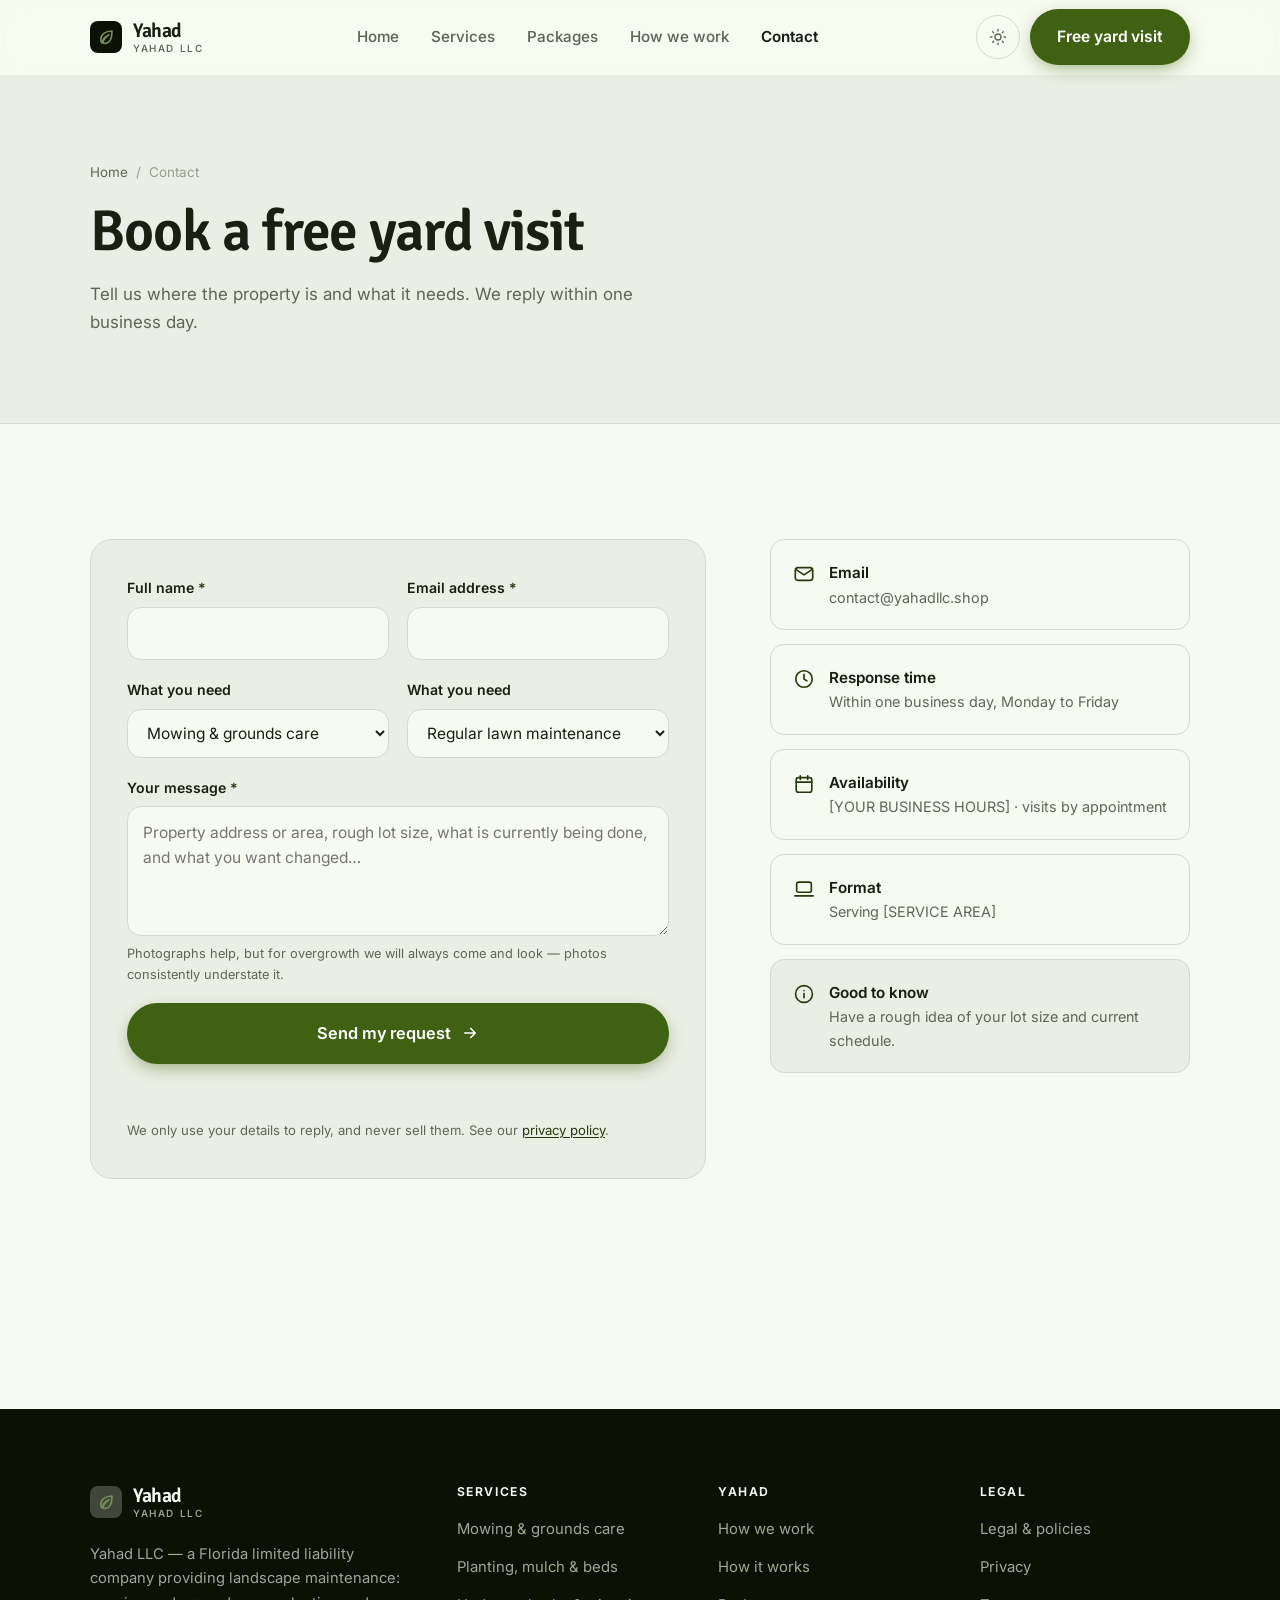
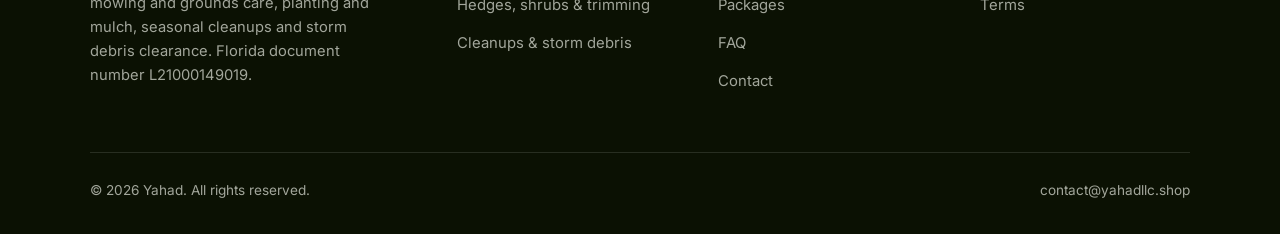
<file: contact.html>
<!DOCTYPE html>
<html lang="en" class="no-js">
<head>
<meta charset="utf-8">
<meta name="viewport" content="width=device-width, initial-scale=1">
<title>Contact — Yahad</title>
<meta name="description" content="Contact Yahad LLC for a landscaping quote. We reply within one business day.">
<link rel="canonical" href="https://yahadllc.shop/contact.html">

<meta property="og:type" content="website">
<meta property="og:url" content="https://yahadllc.shop/contact.html">
<meta property="og:site_name" content="Yahad">
<meta property="og:locale" content="en_US">
<meta property="og:title" content="Contact — Yahad">
<meta property="og:description" content="Contact Yahad LLC for a landscaping quote. We reply within one business day.">
<meta name="theme-color" content="#0b1103">

<link rel="icon" href="assets/img/favicon.svg" type="image/svg+xml">
<link rel="preconnect" href="https://fonts.googleapis.com">
<link rel="preconnect" href="https://fonts.gstatic.com" crossorigin>
<link rel="stylesheet" href="https://fonts.googleapis.com/css2?family=Signika:wght@400;500;600;700&family=Inter:wght@400..700&display=swap">
<link rel="stylesheet" href="assets/css/style.css">

<!-- Thème appliqué avant le premier rendu (évite le flash) -->
<script>
document.documentElement.classList.remove('no-js');
(function(){try{var t=localStorage.getItem('site-theme');if(t){document.documentElement.setAttribute('data-theme',t);}}catch(e){}})();
</script>
</head>

<body>
<a class="skip-link" href="#main">Skip to main content</a>

<header class="site-header">
  <nav class="wrap nav" aria-label="Main navigation">
    <a class="brand" href="index.html">
      <svg class="brand__mark" viewBox="0 0 64 64" aria-hidden="true">
        <rect class="bm-bg" width="64" height="64" rx="16"/>
        <g class="bm-ic" transform="translate(14 14) scale(1.5)" fill="none" stroke-width="2.1" stroke-linecap="round" stroke-linejoin="round"><path d="M20 4c-9 0-15 4.5-15 11.5 0 2 .6 3.4 1.5 4.5C8 14 12 10.5 16 9c-4 2.5-7 6-8.5 11 1 .4 2 .5 3 .5C17 20.5 20 14 20 4z"/></g>
      </svg>
      <span>Yahad<span class="brand__sub">Yahad LLC</span></span>
    </a>

    <ul class="nav__links" id="nav-links">
      <li><a href="index.html">Home</a></li>
      <li><a href="programs.html">Services</a></li>
      <li><a href="index.html#pricing">Packages</a></li>
      <li><a href="about.html">How we work</a></li>
      <li><a href="contact.html" aria-current="page">Contact</a></li>
      <li><a class="btn btn--primary" href="contact.html">Free yard visit</a></li>
    </ul>

    <div class="nav__cta">
      <button class="theme-toggle" type="button" aria-label="Switch to dark theme">
        <svg class="icon-sun" viewBox="0 0 24 24" fill="none" stroke="currentColor" stroke-width="1.8" stroke-linecap="round" aria-hidden="true"><circle cx="12" cy="12" r="4"/><path d="M12 2v2m0 16v2M2 12h2m16 0h2M4.9 4.9l1.4 1.4m11.4 11.4 1.4 1.4M19.1 4.9l-1.4 1.4M6.3 17.7l-1.4 1.4"/></svg>
        <svg class="icon-moon" viewBox="0 0 24 24" fill="none" stroke="currentColor" stroke-width="1.8" stroke-linecap="round" stroke-linejoin="round" aria-hidden="true"><path d="M21 12.8A9 9 0 1 1 11.2 3a7 7 0 0 0 9.8 9.8z"/></svg>
      </button>
      <a class="btn btn--primary" href="contact.html">Free yard visit</a>
      <button class="nav__toggle" type="button" aria-expanded="false" aria-controls="nav-links" aria-label="Open menu">
        <svg class="icon-open" viewBox="0 0 24 24" fill="none" stroke="currentColor" stroke-width="2" stroke-linecap="round" aria-hidden="true"><path d="M3 6h18M3 12h18M3 18h18"/></svg>
        <svg class="icon-close" viewBox="0 0 24 24" fill="none" stroke="currentColor" stroke-width="2" stroke-linecap="round" aria-hidden="true"><path d="M6 6l12 12M18 6L6 18"/></svg>
      </button>
    </div>
  </nav>
</header>

<main id="main">

<section class="page-head">
  <div class="wrap">
    <nav class="breadcrumb" aria-label="Breadcrumb">
      <a href="index.html">Home</a><span>/</span><span aria-current="page">Contact</span>
    </nav>
    <h1>Book a free yard visit</h1>
    <p>Tell us where the property is and what it needs. We reply within one business day.</p>
  </div>
</section>

<section class="section wrap">
  <div class="form-layout">

    <!--
      FORM: the action attribute holds a placeholder id. Create a free form at
      https://formspree.io and replace VOTRE_ID_FORMSPREE. Until then, the button
      opens the visitor's email app with a pre-filled message to contact@yahadllc.shop.
    -->
    <form class="form" id="contact-form" action="https://formspree.io/f/VOTRE_ID_FORMSPREE" method="POST"
          data-email="contact@yahadllc.shop" data-subject="Landscaping quote request"
          data-msg-mail="Your email app will open with the message ready to send." data-msg-sending="Sending…"
          data-msg-ok="Thanks! Your message is on its way. We reply within one business day." data-msg-err="Sending failed. Please email us directly at">
      <div class="form__row">
        <div class="field">
          <label for="nom">Full name <span class="req" aria-hidden="true">*</span></label>
          <input type="text" id="nom" name="nom" autocomplete="name" required>
        </div>
        <div class="field">
          <label for="email">Email address <span class="req" aria-hidden="true">*</span></label>
          <input type="email" id="email" name="email" autocomplete="email" required>
        </div>
      </div>

      <div class="form__row">
        <div class="field">
          <label for="programme">What you need</label>
          <select id="programme" name="programme">
            <option>Mowing &amp; grounds care</option>
            <option>Planting, mulch &amp; beds</option>
            <option>Hedges, shrubs &amp; trimming</option>
            <option>Cleanups &amp; storm debris</option>
            <option>Not sure yet</option>
          </select>
        </div>
        <div class="field">
          <label for="niveau">What you need</label>
          <select id="niveau" name="niveau">
            <option>Regular lawn maintenance</option>
            <option>Full grounds care</option>
            <option>A one-off cleanup</option>
            <option>Planting or mulch</option>
          </select>
        </div>
      </div>

      <div class="field">
        <label for="message">Your message <span class="req" aria-hidden="true">*</span></label>
        <textarea id="message" name="message" required placeholder="Property address or area, rough lot size, what is currently being done, and what you want changed…"></textarea>
        <span class="field__hint">Photographs help, but for overgrowth we will always come and look — photos consistently understate it.</span>
      </div>

      <!-- Bot trap: hidden from humans -->
      <div class="visually-hidden" aria-hidden="true">
        <label for="site-web">Leave this field empty</label>
        <input type="text" id="site-web" name="_gotcha" tabindex="-1" autocomplete="off">
      </div>

      <button class="btn btn--primary btn--lg" type="submit">Send my request <svg viewBox="0 0 24 24" fill="none" stroke="currentColor" stroke-width="2.2" stroke-linecap="round" stroke-linejoin="round" aria-hidden="true"><path d="M5 12h14M13 6l6 6-6 6"/></svg></button>

      <p id="form-status" class="form__status" role="status" aria-live="polite"></p>

      <p class="form__note">
        We only use your details to reply, and never sell them. See our <a href="legal.html#privacy">privacy policy</a>.
      </p>
    </form>

    <aside class="contact-aside">
      <div class="contact-card">
        <svg viewBox="0 0 24 24" fill="none" stroke="currentColor" stroke-width="1.8" stroke-linecap="round" stroke-linejoin="round" aria-hidden="true"><rect x="2.5" y="5" width="19" height="14" rx="3"/><path d="M3 7l9 6 9-6"/></svg>
        <div><b>Email</b><a href="mailto:contact@yahadllc.shop">contact@yahadllc.shop</a></div>
      </div>
      <div class="contact-card">
        <svg viewBox="0 0 24 24" fill="none" stroke="currentColor" stroke-width="1.8" stroke-linecap="round" stroke-linejoin="round" aria-hidden="true"><circle cx="12" cy="12" r="9"/><path d="M12 7v5l3.2 2"/></svg>
        <div><b>Response time</b><span>Within one business day, Monday to Friday</span></div>
      </div>
      <div class="contact-card">
        <svg viewBox="0 0 24 24" fill="none" stroke="currentColor" stroke-width="1.8" stroke-linecap="round" stroke-linejoin="round" aria-hidden="true"><rect x="3.5" y="5" width="17" height="16" rx="2.5"/><path d="M8 3v4M16 3v4M3.5 10h17"/></svg>
        <div><b>Availability</b><span>[YOUR BUSINESS HOURS] · visits by appointment</span></div>
      </div>
      <div class="contact-card">
        <svg viewBox="0 0 24 24" fill="none" stroke="currentColor" stroke-width="1.8" stroke-linecap="round" stroke-linejoin="round" aria-hidden="true"><rect x="4" y="4.5" width="16" height="11" rx="2"/><path d="M2 19.5h20"/></svg>
        <div><b>Format</b><span>Serving [SERVICE AREA]</span></div>
      </div>
      <div class="contact-card contact-card--soft">
        <svg viewBox="0 0 24 24" fill="none" stroke="currentColor" stroke-width="1.8" stroke-linecap="round" stroke-linejoin="round" aria-hidden="true"><circle cx="12" cy="12" r="9.2"/><path d="M12 16v-4.5M12 8.2v.1"/></svg>
        <div><b>Good to know</b><span>Have a rough idea of your lot size and current schedule.</span></div>
      </div>
    </aside>

  </div>
</section>

</main>

<footer class="site-footer">
  <div class="wrap">
    <div class="footer__grid">
      <div class="footer__brand">
        <a class="brand" href="index.html">
          <svg class="brand__mark" viewBox="0 0 64 64" aria-hidden="true">
        <rect class="bm-bg" width="64" height="64" rx="16"/>
        <g class="bm-ic" transform="translate(14 14) scale(1.5)" fill="none" stroke-width="2.1" stroke-linecap="round" stroke-linejoin="round"><path d="M20 4c-9 0-15 4.5-15 11.5 0 2 .6 3.4 1.5 4.5C8 14 12 10.5 16 9c-4 2.5-7 6-8.5 11 1 .4 2 .5 3 .5C17 20.5 20 14 20 4z"/></g>
      </svg>
          <span>Yahad<span class="brand__sub">Yahad LLC</span></span>
        </a>
        <p>Yahad LLC — a Florida limited liability company providing landscape maintenance: mowing and grounds care, planting and mulch, seasonal cleanups and storm debris clearance. Florida document number L21000149019.</p>
      </div>

      <div class="footer__col">
        <h4>Services</h4>
        <ul>
          <li><a href="programs.html#mowing">Mowing &amp; grounds care</a></li>
          <li><a href="programs.html#beds">Planting, mulch &amp; beds</a></li>
          <li><a href="programs.html#trim">Hedges, shrubs &amp; trimming</a></li>
          <li><a href="programs.html#cleanup">Cleanups &amp; storm debris</a></li>
        </ul>
      </div>

      <div class="footer__col">
        <h4>Yahad</h4>
        <ul>
          <li><a href="about.html">How we work</a></li>
          <li><a href="index.html#how-it-works">How it works</a></li>
          <li><a href="index.html#pricing">Packages</a></li>
          <li><a href="index.html#faq">FAQ</a></li>
          <li><a href="contact.html">Contact</a></li>
        </ul>
      </div>

      <div class="footer__col">
        <h4>Legal</h4>
        <ul>
          <li><a href="legal.html">Legal &amp; policies</a></li>
          <li><a href="legal.html#privacy">Privacy</a></li>
          <li><a href="legal.html#terms">Terms</a></li>
        </ul>
      </div>
    </div>

    <div class="footer__bottom">
      <p>© <span data-year>2026</span> Yahad. All rights reserved.</p>
      <p><a href="mailto:contact@yahadllc.shop">contact@yahadllc.shop</a></p>
    </div>
  </div>
</footer>

<script src="assets/js/main.js" defer></script>
</body>
</html>
</file>
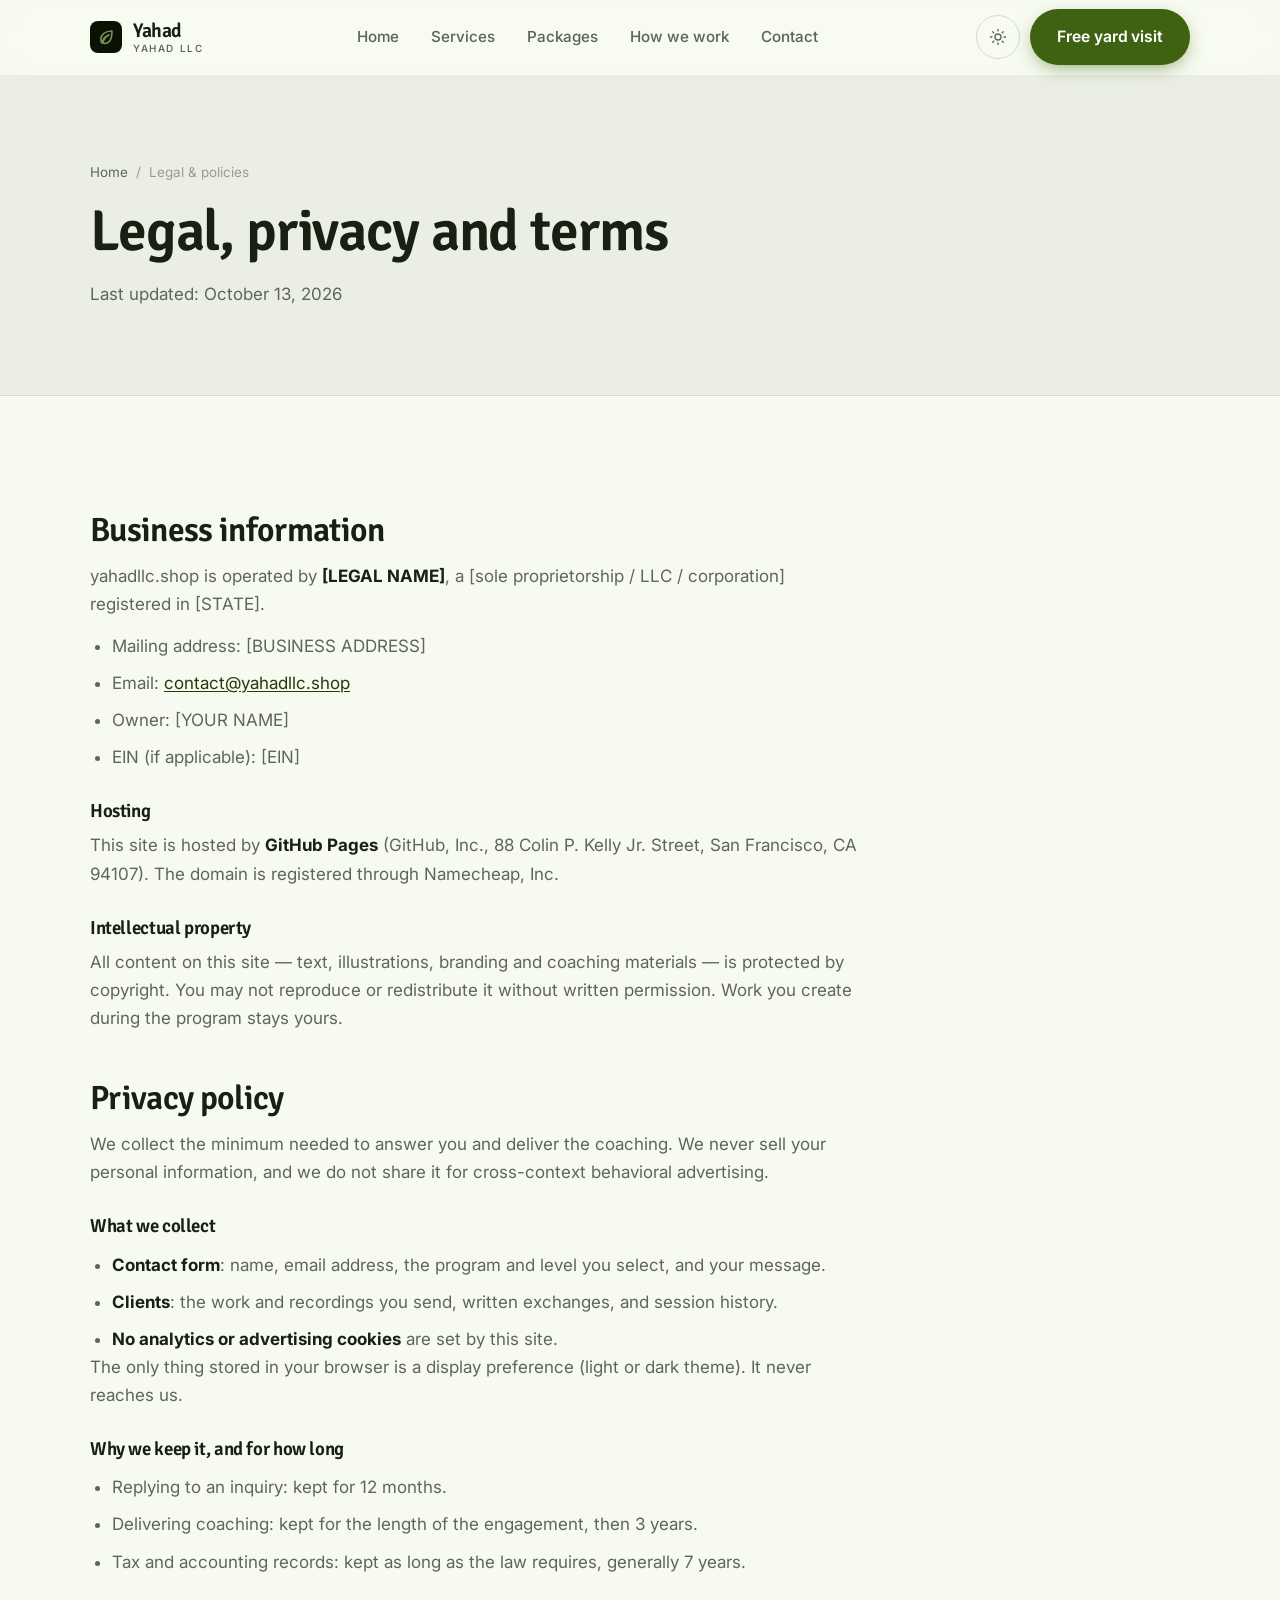
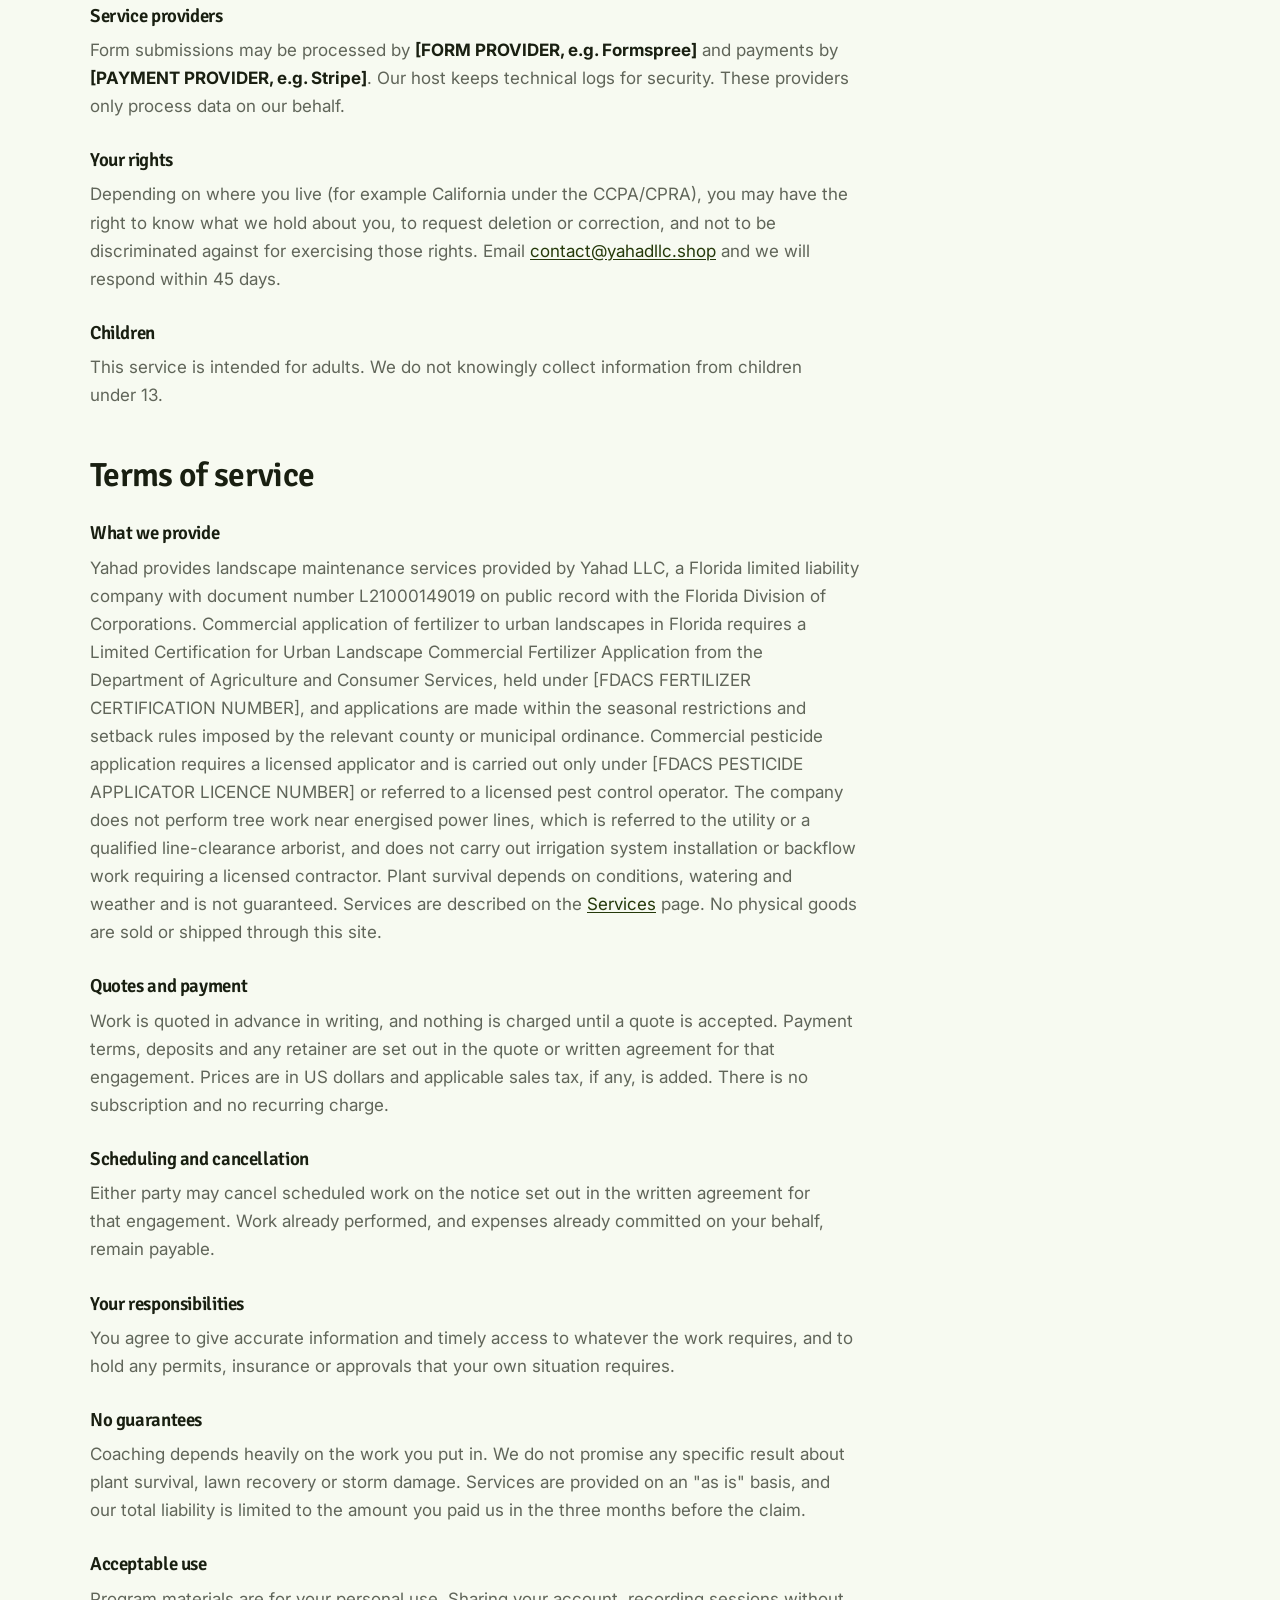
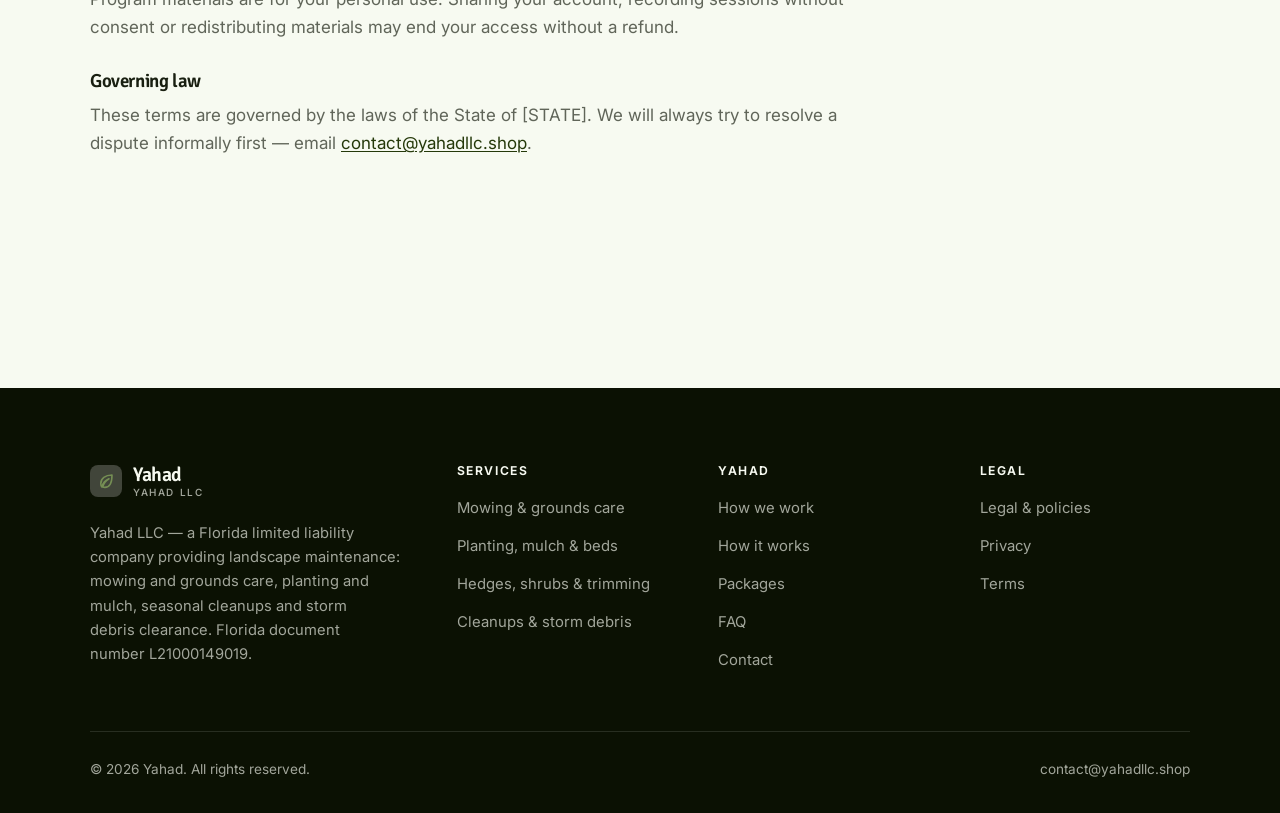
<file: legal.html>
<!DOCTYPE html>
<html lang="en" class="no-js">
<head>
<meta charset="utf-8">
<meta name="viewport" content="width=device-width, initial-scale=1">
<title>Legal, privacy and terms — Yahad</title>
<meta name="description" content="Business information, privacy policy and terms of service for Yahad.">
<meta name="robots" content="noindex">

<meta property="og:type" content="website">
<meta property="og:url" content="https://yahadllc.shop/legal.html">
<meta property="og:site_name" content="Yahad">
<meta property="og:locale" content="en_US">
<meta property="og:title" content="Legal, privacy and terms — Yahad">
<meta property="og:description" content="Business information, privacy policy and terms of service for Yahad.">
<meta name="theme-color" content="#0b1103">

<link rel="icon" href="assets/img/favicon.svg" type="image/svg+xml">
<link rel="preconnect" href="https://fonts.googleapis.com">
<link rel="preconnect" href="https://fonts.gstatic.com" crossorigin>
<link rel="stylesheet" href="https://fonts.googleapis.com/css2?family=Signika:wght@400;500;600;700&family=Inter:wght@400..700&display=swap">
<link rel="stylesheet" href="assets/css/style.css">

<!-- Thème appliqué avant le premier rendu (évite le flash) -->
<script>
document.documentElement.classList.remove('no-js');
(function(){try{var t=localStorage.getItem('site-theme');if(t){document.documentElement.setAttribute('data-theme',t);}}catch(e){}})();
</script>
</head>

<body>
<a class="skip-link" href="#main">Skip to main content</a>

<header class="site-header">
  <nav class="wrap nav" aria-label="Main navigation">
    <a class="brand" href="index.html">
      <svg class="brand__mark" viewBox="0 0 64 64" aria-hidden="true">
        <rect class="bm-bg" width="64" height="64" rx="16"/>
        <g class="bm-ic" transform="translate(14 14) scale(1.5)" fill="none" stroke-width="2.1" stroke-linecap="round" stroke-linejoin="round"><path d="M20 4c-9 0-15 4.5-15 11.5 0 2 .6 3.4 1.5 4.5C8 14 12 10.5 16 9c-4 2.5-7 6-8.5 11 1 .4 2 .5 3 .5C17 20.5 20 14 20 4z"/></g>
      </svg>
      <span>Yahad<span class="brand__sub">Yahad LLC</span></span>
    </a>

    <ul class="nav__links" id="nav-links">
      <li><a href="index.html">Home</a></li>
      <li><a href="programs.html">Services</a></li>
      <li><a href="index.html#pricing">Packages</a></li>
      <li><a href="about.html">How we work</a></li>
      <li><a href="contact.html">Contact</a></li>
      <li><a class="btn btn--primary" href="contact.html">Free yard visit</a></li>
    </ul>

    <div class="nav__cta">
      <button class="theme-toggle" type="button" aria-label="Switch to dark theme">
        <svg class="icon-sun" viewBox="0 0 24 24" fill="none" stroke="currentColor" stroke-width="1.8" stroke-linecap="round" aria-hidden="true"><circle cx="12" cy="12" r="4"/><path d="M12 2v2m0 16v2M2 12h2m16 0h2M4.9 4.9l1.4 1.4m11.4 11.4 1.4 1.4M19.1 4.9l-1.4 1.4M6.3 17.7l-1.4 1.4"/></svg>
        <svg class="icon-moon" viewBox="0 0 24 24" fill="none" stroke="currentColor" stroke-width="1.8" stroke-linecap="round" stroke-linejoin="round" aria-hidden="true"><path d="M21 12.8A9 9 0 1 1 11.2 3a7 7 0 0 0 9.8 9.8z"/></svg>
      </button>
      <a class="btn btn--primary" href="contact.html">Free yard visit</a>
      <button class="nav__toggle" type="button" aria-expanded="false" aria-controls="nav-links" aria-label="Open menu">
        <svg class="icon-open" viewBox="0 0 24 24" fill="none" stroke="currentColor" stroke-width="2" stroke-linecap="round" aria-hidden="true"><path d="M3 6h18M3 12h18M3 18h18"/></svg>
        <svg class="icon-close" viewBox="0 0 24 24" fill="none" stroke="currentColor" stroke-width="2" stroke-linecap="round" aria-hidden="true"><path d="M6 6l12 12M18 6L6 18"/></svg>
      </button>
    </div>
  </nav>
</header>

<main id="main">

<section class="page-head">
  <div class="wrap">
    <nav class="breadcrumb" aria-label="Breadcrumb">
      <a href="index.html">Home</a><span>/</span><span aria-current="page">Legal &amp; policies</span>
    </nav>
    <h1>Legal, privacy and terms</h1>
    <p>Last updated: <time datetime="2026-10-13">October 13, 2026</time></p>
  </div>
</section>

<section class="section wrap">
  <div class="prose">

    <!--
      TO DO: this is a skeleton, not legal advice. Replace every [BRACKET] with
      your real details before selling, and have a lawyer review it if you can.
      Consumer protection rules differ by state.
    -->

    <h2 id="business">Business information</h2>
    <p>
      yahadllc.shop is operated by <strong>[LEGAL NAME]</strong>, a [sole proprietorship / LLC / corporation]
      registered in [STATE].
    </p>
    <ul>
      <li>Mailing address: [BUSINESS ADDRESS]</li>
      <li>Email: <a href="mailto:contact@yahadllc.shop">contact@yahadllc.shop</a></li>
      <li>Owner: [YOUR NAME]</li>
      <li>EIN (if applicable): [EIN]</li>
    </ul>

    <h3>Hosting</h3>
    <p>
      This site is hosted by <strong>GitHub Pages</strong> (GitHub, Inc., 88 Colin P. Kelly Jr. Street,
      San Francisco, CA 94107). The domain is registered through Namecheap, Inc.
    </p>

    <h3>Intellectual property</h3>
    <p>
      All content on this site — text, illustrations, branding and coaching materials — is protected by
      copyright. You may not reproduce or redistribute it without written permission. Work you create during
      the program stays yours.
    </p>

    <h2 id="privacy">Privacy policy</h2>
    <p>
      We collect the minimum needed to answer you and deliver the coaching. We never sell your personal
      information, and we do not share it for cross-context behavioral advertising.
    </p>
    <h3>What we collect</h3>
    <ul>
      <li><strong>Contact form</strong>: name, email address, the program and level you select, and your message.</li>
      <li><strong>Clients</strong>: the work and recordings you send, written exchanges, and session history.</li>
      <li><strong>No analytics or advertising cookies</strong> are set by this site.</li>
    </ul>
    <p>
      The only thing stored in your browser is a display preference (light or dark theme). It never reaches us.
    </p>
    <h3>Why we keep it, and for how long</h3>
    <ul>
      <li>Replying to an inquiry: kept for 12 months.</li>
      <li>Delivering coaching: kept for the length of the engagement, then 3 years.</li>
      <li>Tax and accounting records: kept as long as the law requires, generally 7 years.</li>
    </ul>
    <h3>Service providers</h3>
    <p>
      Form submissions may be processed by <strong>[FORM PROVIDER, e.g. Formspree]</strong> and payments by
      <strong>[PAYMENT PROVIDER, e.g. Stripe]</strong>. Our host keeps technical logs for security. These
      providers only process data on our behalf.
    </p>
    <h3>Your rights</h3>
    <p>
      Depending on where you live (for example California under the CCPA/CPRA), you may have the right to
      know what we hold about you, to request deletion or correction, and not to be discriminated against for
      exercising those rights. Email <a href="mailto:contact@yahadllc.shop">contact@yahadllc.shop</a> and we will respond within 45 days.
    </p>
    <h3>Children</h3>
    <p>
      This service is intended for adults. We do not knowingly collect information from children under 13.
    </p>

    <h2 id="terms">Terms of service</h2>
    <h3>What we provide</h3>
    <p>
      Yahad provides landscape maintenance services provided by Yahad LLC, a Florida limited liability company with document number L21000149019 on public record with the Florida Division of Corporations. Commercial application of fertilizer to urban landscapes in Florida requires a Limited Certification for Urban Landscape Commercial Fertilizer Application from the Department of Agriculture and Consumer Services, held under [FDACS FERTILIZER CERTIFICATION NUMBER], and applications are made within the seasonal restrictions and setback rules imposed by the relevant county or municipal ordinance. Commercial pesticide application requires a licensed applicator and is carried out only under [FDACS PESTICIDE APPLICATOR LICENCE NUMBER] or referred to a licensed pest control operator. The company does not perform tree work near energised power lines, which is referred to the utility or a qualified line-clearance arborist, and does not carry out irrigation system installation or backflow work requiring a licensed contractor. Plant survival depends on conditions, watering and weather and is not guaranteed. Services are described on the
      <a href="programs.html">Services</a> page. No physical goods are sold or shipped through this site.
    </p>
    <h3>Quotes and payment</h3>
    <p>
      Work is quoted in advance in writing, and nothing is charged until a quote is accepted. Payment terms,
      deposits and any retainer are set out in the quote or written agreement for that engagement. Prices are in
      US dollars and applicable sales tax, if any, is added. There is no subscription and no recurring charge.
    </p>
    <h3>Scheduling and cancellation</h3>
    <p>
      Either party may cancel scheduled work on the notice set out in the written agreement for that engagement.
      Work already performed, and expenses already committed on your behalf, remain payable.
    </p>
    <h3>Your responsibilities</h3>
    <p>
      You agree to give accurate information and timely access to whatever the work requires, and to hold any
      permits, insurance or approvals that your own situation requires.
    </p>

    <h3>No guarantees</h3>
    <p>
      Coaching depends heavily on the work you put in. We do not promise any specific result
      about plant survival, lawn recovery or storm damage. Services are provided on an "as is" basis, and our total
      liability is limited to the amount you paid us in the three months before the claim.
    </p>
    <h3>Acceptable use</h3>
    <p>
      Program materials are for your personal use. Sharing your account, recording sessions without consent
      or redistributing materials may end your access without a refund.
    </p>
    <h3>Governing law</h3>
    <p>
      These terms are governed by the laws of the State of [STATE]. We will always try to resolve a dispute
      informally first — email <a href="mailto:contact@yahadllc.shop">contact@yahadllc.shop</a>.
    </p>

  </div>
</section>

</main>

<footer class="site-footer">
  <div class="wrap">
    <div class="footer__grid">
      <div class="footer__brand">
        <a class="brand" href="index.html">
          <svg class="brand__mark" viewBox="0 0 64 64" aria-hidden="true">
        <rect class="bm-bg" width="64" height="64" rx="16"/>
        <g class="bm-ic" transform="translate(14 14) scale(1.5)" fill="none" stroke-width="2.1" stroke-linecap="round" stroke-linejoin="round"><path d="M20 4c-9 0-15 4.5-15 11.5 0 2 .6 3.4 1.5 4.5C8 14 12 10.5 16 9c-4 2.5-7 6-8.5 11 1 .4 2 .5 3 .5C17 20.5 20 14 20 4z"/></g>
      </svg>
          <span>Yahad<span class="brand__sub">Yahad LLC</span></span>
        </a>
        <p>Yahad LLC — a Florida limited liability company providing landscape maintenance: mowing and grounds care, planting and mulch, seasonal cleanups and storm debris clearance. Florida document number L21000149019.</p>
      </div>

      <div class="footer__col">
        <h4>Services</h4>
        <ul>
          <li><a href="programs.html#mowing">Mowing &amp; grounds care</a></li>
          <li><a href="programs.html#beds">Planting, mulch &amp; beds</a></li>
          <li><a href="programs.html#trim">Hedges, shrubs &amp; trimming</a></li>
          <li><a href="programs.html#cleanup">Cleanups &amp; storm debris</a></li>
        </ul>
      </div>

      <div class="footer__col">
        <h4>Yahad</h4>
        <ul>
          <li><a href="about.html">How we work</a></li>
          <li><a href="index.html#how-it-works">How it works</a></li>
          <li><a href="index.html#pricing">Packages</a></li>
          <li><a href="index.html#faq">FAQ</a></li>
          <li><a href="contact.html">Contact</a></li>
        </ul>
      </div>

      <div class="footer__col">
        <h4>Legal</h4>
        <ul>
          <li><a href="legal.html">Legal &amp; policies</a></li>
          <li><a href="legal.html#privacy">Privacy</a></li>
          <li><a href="legal.html#terms">Terms</a></li>
        </ul>
      </div>
    </div>

    <div class="footer__bottom">
      <p>© <span data-year>2026</span> Yahad. All rights reserved.</p>
      <p><a href="mailto:contact@yahadllc.shop">contact@yahadllc.shop</a></p>
    </div>
  </div>
</footer>

<script src="assets/js/main.js" defer></script>
</body>
</html>
</file>
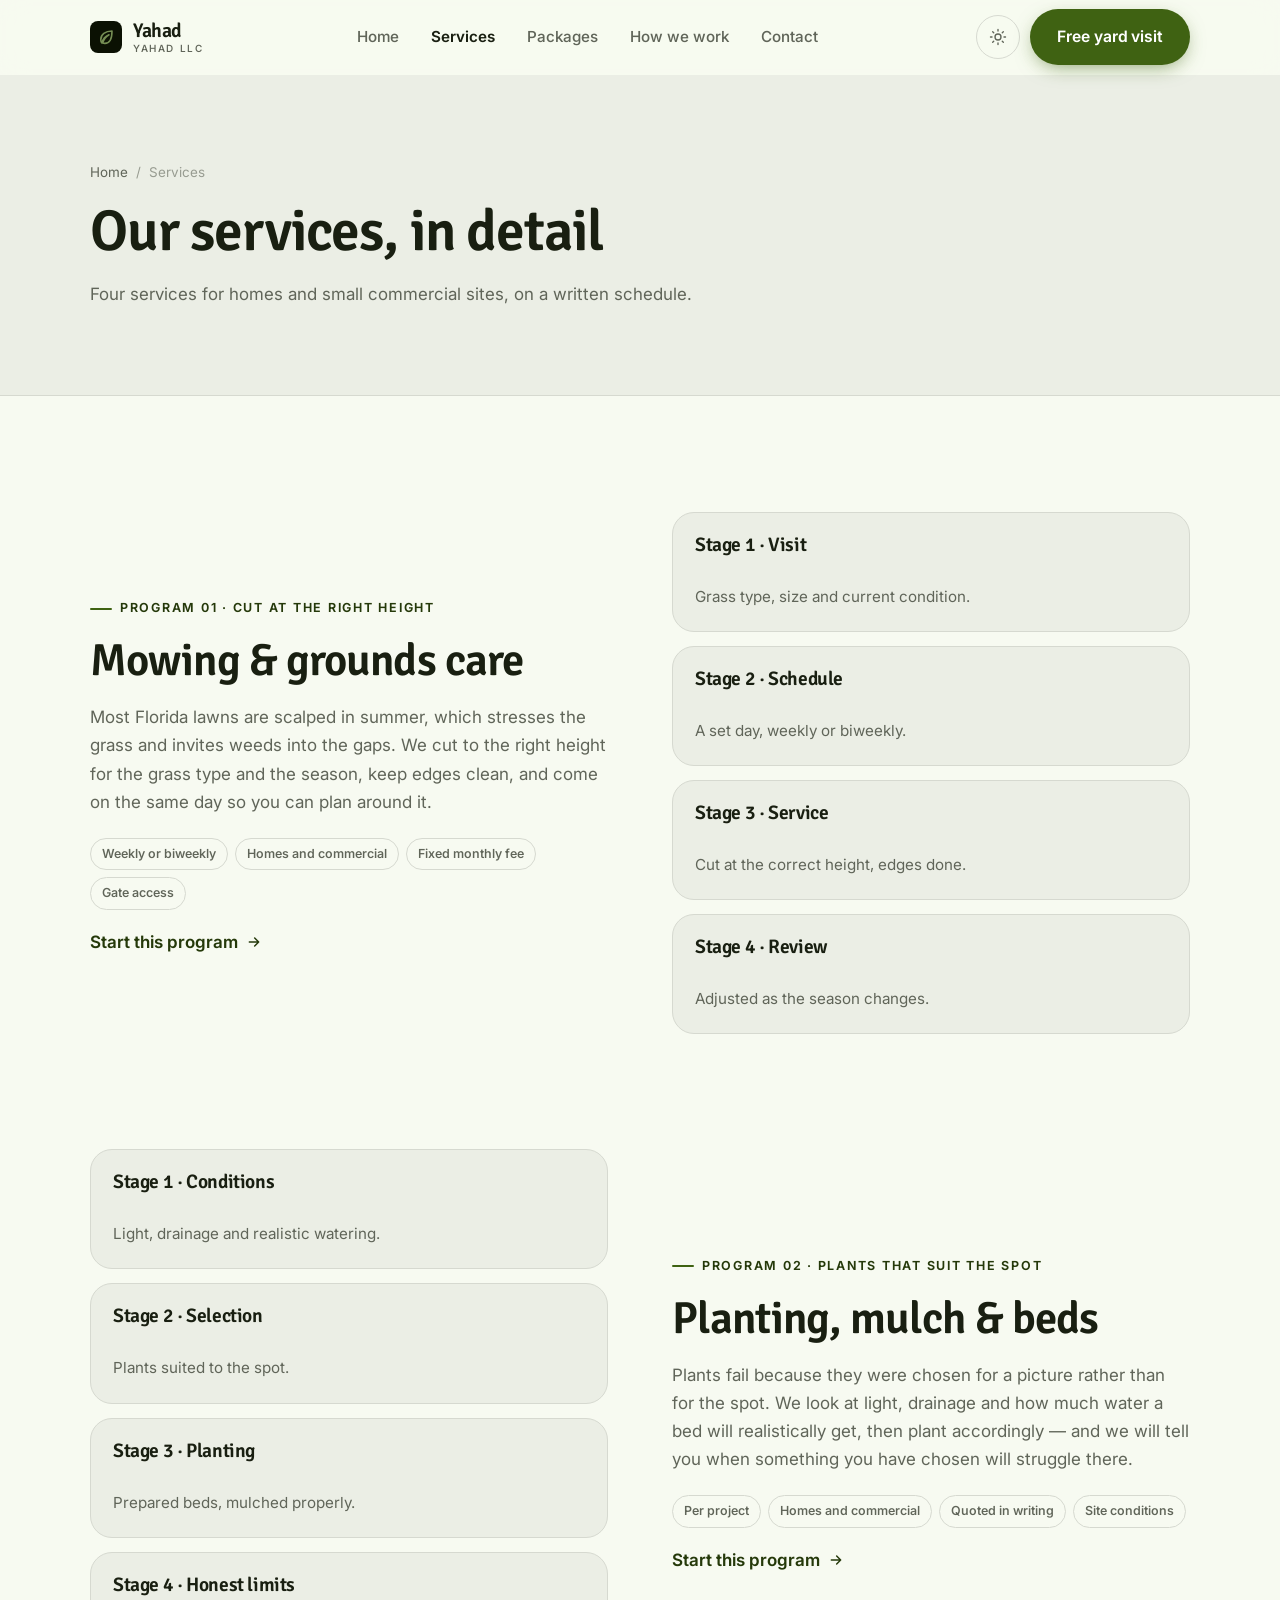
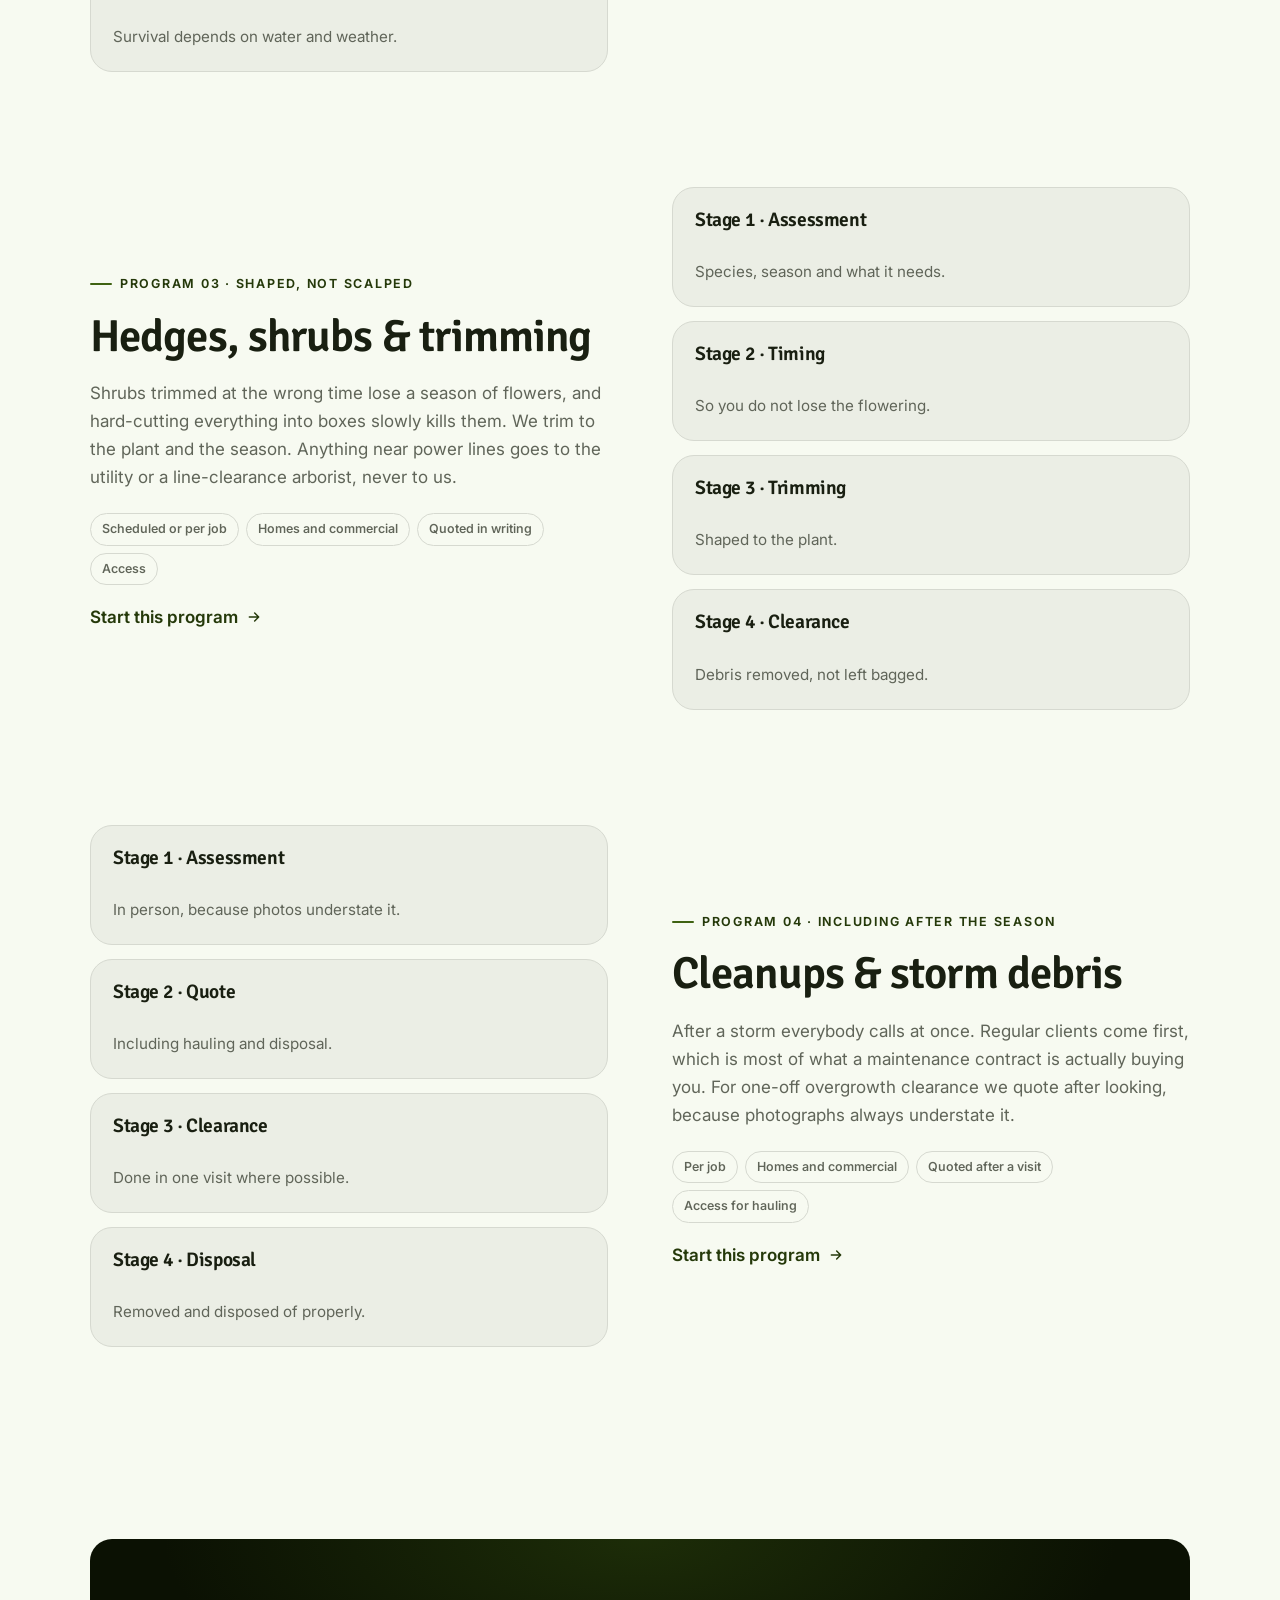
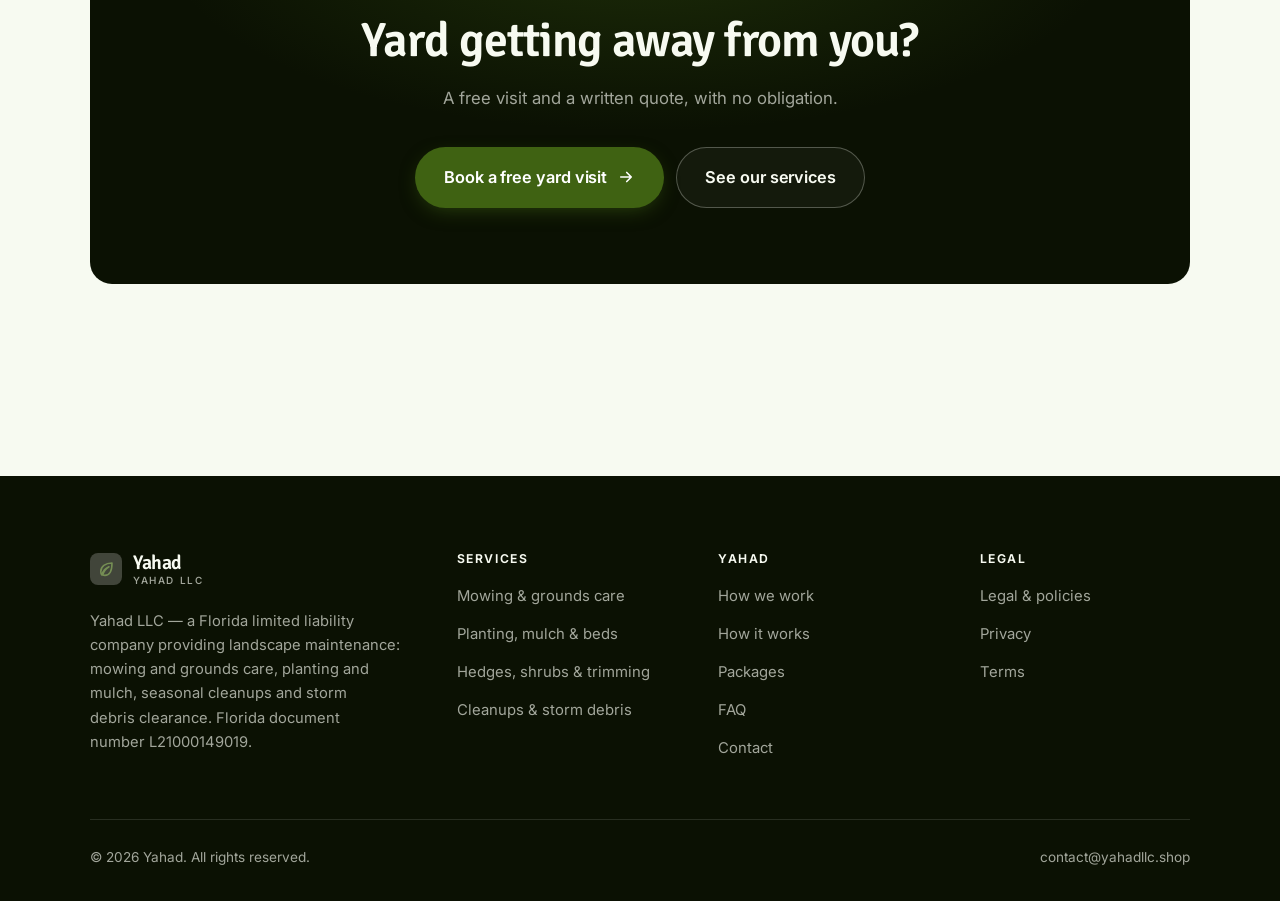
<file: programs.html>
<!DOCTYPE html>
<html lang="en" class="no-js">
<head>
<meta charset="utf-8">
<meta name="viewport" content="width=device-width, initial-scale=1">
<title>Services — Yahad</title>
<meta name="description" content="Services of Yahad LLC: mowing and grounds care, planting and mulch, hedges and trimming, and cleanups and storm debris.">
<link rel="canonical" href="https://yahadllc.shop/programs.html">

<meta property="og:type" content="website">
<meta property="og:url" content="https://yahadllc.shop/programs.html">
<meta property="og:site_name" content="Yahad">
<meta property="og:locale" content="en_US">
<meta property="og:title" content="Services — Yahad">
<meta property="og:description" content="Services of Yahad LLC: mowing and grounds care, planting and mulch, hedges and trimming, and cleanups and storm debris.">
<meta name="theme-color" content="#0b1103">

<link rel="icon" href="assets/img/favicon.svg" type="image/svg+xml">
<link rel="preconnect" href="https://fonts.googleapis.com">
<link rel="preconnect" href="https://fonts.gstatic.com" crossorigin>
<link rel="stylesheet" href="https://fonts.googleapis.com/css2?family=Signika:wght@400;500;600;700&family=Inter:wght@400..700&display=swap">
<link rel="stylesheet" href="assets/css/style.css">

<!-- Thème appliqué avant le premier rendu (évite le flash) -->
<script>
document.documentElement.classList.remove('no-js');
(function(){try{var t=localStorage.getItem('site-theme');if(t){document.documentElement.setAttribute('data-theme',t);}}catch(e){}})();
</script>
</head>

<body>
<a class="skip-link" href="#main">Skip to main content</a>

<header class="site-header">
  <nav class="wrap nav" aria-label="Main navigation">
    <a class="brand" href="index.html">
      <svg class="brand__mark" viewBox="0 0 64 64" aria-hidden="true">
        <rect class="bm-bg" width="64" height="64" rx="16"/>
        <g class="bm-ic" transform="translate(14 14) scale(1.5)" fill="none" stroke-width="2.1" stroke-linecap="round" stroke-linejoin="round"><path d="M20 4c-9 0-15 4.5-15 11.5 0 2 .6 3.4 1.5 4.5C8 14 12 10.5 16 9c-4 2.5-7 6-8.5 11 1 .4 2 .5 3 .5C17 20.5 20 14 20 4z"/></g>
      </svg>
      <span>Yahad<span class="brand__sub">Yahad LLC</span></span>
    </a>

    <ul class="nav__links" id="nav-links">
      <li><a href="index.html">Home</a></li>
      <li><a href="programs.html" aria-current="page">Services</a></li>
      <li><a href="index.html#pricing">Packages</a></li>
      <li><a href="about.html">How we work</a></li>
      <li><a href="contact.html">Contact</a></li>
      <li><a class="btn btn--primary" href="contact.html">Free yard visit</a></li>
    </ul>

    <div class="nav__cta">
      <button class="theme-toggle" type="button" aria-label="Switch to dark theme">
        <svg class="icon-sun" viewBox="0 0 24 24" fill="none" stroke="currentColor" stroke-width="1.8" stroke-linecap="round" aria-hidden="true"><circle cx="12" cy="12" r="4"/><path d="M12 2v2m0 16v2M2 12h2m16 0h2M4.9 4.9l1.4 1.4m11.4 11.4 1.4 1.4M19.1 4.9l-1.4 1.4M6.3 17.7l-1.4 1.4"/></svg>
        <svg class="icon-moon" viewBox="0 0 24 24" fill="none" stroke="currentColor" stroke-width="1.8" stroke-linecap="round" stroke-linejoin="round" aria-hidden="true"><path d="M21 12.8A9 9 0 1 1 11.2 3a7 7 0 0 0 9.8 9.8z"/></svg>
      </button>
      <a class="btn btn--primary" href="contact.html">Free yard visit</a>
      <button class="nav__toggle" type="button" aria-expanded="false" aria-controls="nav-links" aria-label="Open menu">
        <svg class="icon-open" viewBox="0 0 24 24" fill="none" stroke="currentColor" stroke-width="2" stroke-linecap="round" aria-hidden="true"><path d="M3 6h18M3 12h18M3 18h18"/></svg>
        <svg class="icon-close" viewBox="0 0 24 24" fill="none" stroke="currentColor" stroke-width="2" stroke-linecap="round" aria-hidden="true"><path d="M6 6l12 12M18 6L6 18"/></svg>
      </button>
    </div>
  </nav>
</header>

<main id="main">

<section class="page-head">
  <div class="wrap">
    <nav class="breadcrumb" aria-label="Breadcrumb">
      <a href="index.html">Home</a><span>/</span><span aria-current="page">Services</span>
    </nav>
    <h1>Our services, in detail</h1>
    <p>Four services for homes and small commercial sites, on a written schedule.</p>
  </div>
</section>

<section class="section wrap" id="mowing">
  <div class="split reveal">
    <div>
      <span class="eyebrow">Program 01 · Cut at the right height</span>
      <h2>Mowing &amp; grounds care</h2>
      <p>Most Florida lawns are scalped in summer, which stresses the grass and invites weeds into the gaps. We cut to the right height for the grass type and the season, keep edges clean, and come on the same day so you can plan around it.</p>
      <ul class="tags"><li>Weekly or biweekly</li><li>Homes and commercial</li><li>Fixed monthly fee</li><li>Gate access</li></ul>
      <p><a class="arrow-link" href="contact.html">Start this program <svg viewBox="0 0 24 24" fill="none" stroke="currentColor" stroke-width="2.2" stroke-linecap="round" stroke-linejoin="round" aria-hidden="true"><path d="M5 12h14M13 6l6 6-6 6"/></svg></a></p>
    </div>
    <div class="grid grid--2 grid--tight">
      <article class="card card--sm">
        <h3>Stage 1 · Visit</h3>
        <p>Grass type, size and current condition.</p>
      </article>
      <article class="card card--sm">
        <h3>Stage 2 · Schedule</h3>
        <p>A set day, weekly or biweekly.</p>
      </article>
      <article class="card card--sm">
        <h3>Stage 3 · Service</h3>
        <p>Cut at the correct height, edges done.</p>
      </article>
      <article class="card card--sm">
        <h3>Stage 4 · Review</h3>
        <p>Adjusted as the season changes.</p>
      </article>
    </div>
  </div>
</section>

<section class="section section--flush wrap" id="beds">
  <div class="split reveal">
    <div class="grid grid--2 grid--tight">
      <article class="card card--sm">
        <h3>Stage 1 · Conditions</h3>
        <p>Light, drainage and realistic watering.</p>
      </article>
      <article class="card card--sm">
        <h3>Stage 2 · Selection</h3>
        <p>Plants suited to the spot.</p>
      </article>
      <article class="card card--sm">
        <h3>Stage 3 · Planting</h3>
        <p>Prepared beds, mulched properly.</p>
      </article>
      <article class="card card--sm">
        <h3>Stage 4 · Honest limits</h3>
        <p>Survival depends on water and weather.</p>
      </article>
    </div>
    <div>
      <span class="eyebrow">Program 02 · Plants that suit the spot</span>
      <h2>Planting, mulch &amp; beds</h2>
      <p>Plants fail because they were chosen for a picture rather than for the spot. We look at light, drainage and how much water a bed will realistically get, then plant accordingly — and we will tell you when something you have chosen will struggle there.</p>
      <ul class="tags"><li>Per project</li><li>Homes and commercial</li><li>Quoted in writing</li><li>Site conditions</li></ul>
      <p><a class="arrow-link" href="contact.html">Start this program <svg viewBox="0 0 24 24" fill="none" stroke="currentColor" stroke-width="2.2" stroke-linecap="round" stroke-linejoin="round" aria-hidden="true"><path d="M5 12h14M13 6l6 6-6 6"/></svg></a></p>
    </div>
  </div>
</section>

<section class="section section--flush wrap" id="trim">
  <div class="split reveal">
    <div>
      <span class="eyebrow">Program 03 · Shaped, not scalped</span>
      <h2>Hedges, shrubs &amp; trimming</h2>
      <p>Shrubs trimmed at the wrong time lose a season of flowers, and hard-cutting everything into boxes slowly kills them. We trim to the plant and the season. Anything near power lines goes to the utility or a line-clearance arborist, never to us.</p>
      <ul class="tags"><li>Scheduled or per job</li><li>Homes and commercial</li><li>Quoted in writing</li><li>Access</li></ul>
      <p><a class="arrow-link" href="contact.html">Start this program <svg viewBox="0 0 24 24" fill="none" stroke="currentColor" stroke-width="2.2" stroke-linecap="round" stroke-linejoin="round" aria-hidden="true"><path d="M5 12h14M13 6l6 6-6 6"/></svg></a></p>
    </div>
    <div class="grid grid--2 grid--tight">
      <article class="card card--sm">
        <h3>Stage 1 · Assessment</h3>
        <p>Species, season and what it needs.</p>
      </article>
      <article class="card card--sm">
        <h3>Stage 2 · Timing</h3>
        <p>So you do not lose the flowering.</p>
      </article>
      <article class="card card--sm">
        <h3>Stage 3 · Trimming</h3>
        <p>Shaped to the plant.</p>
      </article>
      <article class="card card--sm">
        <h3>Stage 4 · Clearance</h3>
        <p>Debris removed, not left bagged.</p>
      </article>
    </div>
  </div>
</section>

<section class="section section--flush wrap" id="cleanup">
  <div class="split reveal">
    <div class="grid grid--2 grid--tight">
      <article class="card card--sm">
        <h3>Stage 1 · Assessment</h3>
        <p>In person, because photos understate it.</p>
      </article>
      <article class="card card--sm">
        <h3>Stage 2 · Quote</h3>
        <p>Including hauling and disposal.</p>
      </article>
      <article class="card card--sm">
        <h3>Stage 3 · Clearance</h3>
        <p>Done in one visit where possible.</p>
      </article>
      <article class="card card--sm">
        <h3>Stage 4 · Disposal</h3>
        <p>Removed and disposed of properly.</p>
      </article>
    </div>
    <div>
      <span class="eyebrow">Program 04 · Including after the season</span>
      <h2>Cleanups &amp; storm debris</h2>
      <p>After a storm everybody calls at once. Regular clients come first, which is most of what a maintenance contract is actually buying you. For one-off overgrowth clearance we quote after looking, because photographs always understate it.</p>
      <ul class="tags"><li>Per job</li><li>Homes and commercial</li><li>Quoted after a visit</li><li>Access for hauling</li></ul>
      <p><a class="arrow-link" href="contact.html">Start this program <svg viewBox="0 0 24 24" fill="none" stroke="currentColor" stroke-width="2.2" stroke-linecap="round" stroke-linejoin="round" aria-hidden="true"><path d="M5 12h14M13 6l6 6-6 6"/></svg></a></p>
    </div>
  </div>
</section>

<section class="wrap section--tight">
  <div class="cta-band reveal">
    <h2>Yard getting away from you?</h2>
    <p>A free visit and a written quote, with no obligation.</p>
    <div class="hero__actions">
      <a class="btn btn--primary btn--lg" href="contact.html">Book a free yard visit <svg viewBox="0 0 24 24" fill="none" stroke="currentColor" stroke-width="2.2" stroke-linecap="round" stroke-linejoin="round" aria-hidden="true"><path d="M5 12h14M13 6l6 6-6 6"/></svg></a>
      <a class="btn btn--on-dark btn--lg" href="programs.html">See our services</a>
    </div>
  </div>
</section>

</main>

<footer class="site-footer">
  <div class="wrap">
    <div class="footer__grid">
      <div class="footer__brand">
        <a class="brand" href="index.html">
          <svg class="brand__mark" viewBox="0 0 64 64" aria-hidden="true">
        <rect class="bm-bg" width="64" height="64" rx="16"/>
        <g class="bm-ic" transform="translate(14 14) scale(1.5)" fill="none" stroke-width="2.1" stroke-linecap="round" stroke-linejoin="round"><path d="M20 4c-9 0-15 4.5-15 11.5 0 2 .6 3.4 1.5 4.5C8 14 12 10.5 16 9c-4 2.5-7 6-8.5 11 1 .4 2 .5 3 .5C17 20.5 20 14 20 4z"/></g>
      </svg>
          <span>Yahad<span class="brand__sub">Yahad LLC</span></span>
        </a>
        <p>Yahad LLC — a Florida limited liability company providing landscape maintenance: mowing and grounds care, planting and mulch, seasonal cleanups and storm debris clearance. Florida document number L21000149019.</p>
      </div>

      <div class="footer__col">
        <h4>Services</h4>
        <ul>
          <li><a href="programs.html#mowing">Mowing &amp; grounds care</a></li>
          <li><a href="programs.html#beds">Planting, mulch &amp; beds</a></li>
          <li><a href="programs.html#trim">Hedges, shrubs &amp; trimming</a></li>
          <li><a href="programs.html#cleanup">Cleanups &amp; storm debris</a></li>
        </ul>
      </div>

      <div class="footer__col">
        <h4>Yahad</h4>
        <ul>
          <li><a href="about.html">How we work</a></li>
          <li><a href="index.html#how-it-works">How it works</a></li>
          <li><a href="index.html#pricing">Packages</a></li>
          <li><a href="index.html#faq">FAQ</a></li>
          <li><a href="contact.html">Contact</a></li>
        </ul>
      </div>

      <div class="footer__col">
        <h4>Legal</h4>
        <ul>
          <li><a href="legal.html">Legal &amp; policies</a></li>
          <li><a href="legal.html#privacy">Privacy</a></li>
          <li><a href="legal.html#terms">Terms</a></li>
        </ul>
      </div>
    </div>

    <div class="footer__bottom">
      <p>© <span data-year>2026</span> Yahad. All rights reserved.</p>
      <p><a href="mailto:contact@yahadllc.shop">contact@yahadllc.shop</a></p>
    </div>
  </div>
</footer>

<script src="assets/js/main.js" defer></script>
</body>
</html>
</file>
<file: assets/css/style.css>
/* Yahad — couleurs et polices de la marque.
   Modifier ces valeurs suffit à changer l'identité visuelle de tout le site. */
:root {
  --c-accent:    #3f6212;
  --c-on-accent: #ffffff;
  --c-ink:       #0b1103;
  --c-paper:     #f7faf1;

  --accent-ink-light: color-mix(in srgb, var(--c-accent) 58%, black);
  --accent-on-dark:   color-mix(in srgb, var(--c-accent) 72%, white);

  --font-display: "Signika", system-ui, -apple-system, "Segoe UI", sans-serif;
  --font-body: "Inter", system-ui, -apple-system, "Segoe UI", sans-serif;
  --display-weight: 600;
  --display-tracking: -.02em;
}

/* ==========================================================================
   Feuille de style commune aux sites de coaching
   Les couleurs de marque (--c-accent, --c-on-accent, --c-ink, --c-paper) et
   les polices sont définies juste au-dessus, par site. Tout le reste en dérive.
   ========================================================================== */

/* --------------------------------------------------------------------------
   1. Tokens dérivés
   -------------------------------------------------------------------------- */

:root {
  /* Thème clair */
  --paper:      var(--c-paper);
  --paper-2:    color-mix(in srgb, var(--c-paper) 95%, var(--c-ink));
  --paper-3:    color-mix(in srgb, var(--c-paper) 89%, var(--c-ink));
  --line:       color-mix(in srgb, var(--c-paper) 86%, var(--c-ink));
  --text:       color-mix(in srgb, var(--c-ink) 94%, var(--c-paper));
  --muted:      color-mix(in srgb, var(--c-ink) 64%, var(--c-paper));
  --accent:     var(--c-accent);
  --accent-600: color-mix(in srgb, var(--c-accent) 86%, black);
  --accent-ink: var(--accent-ink-light);
  --on-accent:  var(--c-on-accent);
  --ink:        var(--c-ink);
  --ink-soft:   color-mix(in srgb, var(--c-ink) 90%, white);
  --on-ink:     var(--c-paper);
  --on-ink-mut: color-mix(in srgb, var(--c-paper) 64%, var(--c-ink));
  --brand-bg:   var(--c-ink);

  /* Rayons */
  --r-sm: 8px;
  --r-md: 14px;
  --r-lg: 22px;
  --r-full: 999px;

  /* Ombres */
  --sh-1: 0 1px 2px rgba(0, 0, 0, .05), 0 2px 8px rgba(0, 0, 0, .04);
  --sh-2: 0 2px 4px rgba(0, 0, 0, .05), 0 12px 32px rgba(0, 0, 0, .09);
  --sh-3: 0 4px 8px rgba(0, 0, 0, .06), 0 24px 56px rgba(0, 0, 0, .14);

  /* Rythme */
  --gutter: clamp(16px, 4vw, 40px);
  --maxw: 1180px;
  --section-y: clamp(64px, 9vw, 124px);

  --ease: cubic-bezier(.22, .61, .36, 1);
}

/* Thème sombre — suit le système, sauf si l'utilisateur a choisi « clair » */
@media (prefers-color-scheme: dark) {
  :root:not([data-theme="light"]) {
    --paper:      var(--c-ink);
    --paper-2:    color-mix(in srgb, var(--c-ink) 92%, white);
    --paper-3:    color-mix(in srgb, var(--c-ink) 86%, white);
    --line:       color-mix(in srgb, var(--c-ink) 80%, white);
    --text:       color-mix(in srgb, var(--c-paper) 94%, var(--c-ink));
    --muted:      color-mix(in srgb, var(--c-paper) 66%, var(--c-ink));
    --accent-ink: var(--accent-on-dark);
    --ink:        color-mix(in srgb, var(--c-ink) 72%, black);
    --brand-bg:   color-mix(in srgb, var(--c-ink) 80%, white);
    --sh-1: 0 1px 2px rgba(0, 0, 0, .4), 0 2px 8px rgba(0, 0, 0, .3);
    --sh-2: 0 2px 4px rgba(0, 0, 0, .4), 0 12px 32px rgba(0, 0, 0, .45);
    --sh-3: 0 4px 8px rgba(0, 0, 0, .45), 0 24px 56px rgba(0, 0, 0, .55);
  }
}

/* Thème sombre — choix explicite */
:root[data-theme="dark"] {
  --paper:      var(--c-ink);
  --paper-2:    color-mix(in srgb, var(--c-ink) 92%, white);
  --paper-3:    color-mix(in srgb, var(--c-ink) 86%, white);
  --line:       color-mix(in srgb, var(--c-ink) 80%, white);
  --text:       color-mix(in srgb, var(--c-paper) 94%, var(--c-ink));
  --muted:      color-mix(in srgb, var(--c-paper) 66%, var(--c-ink));
  --accent-ink: var(--accent-on-dark);
  --ink:        color-mix(in srgb, var(--c-ink) 72%, black);
  --brand-bg:   color-mix(in srgb, var(--c-ink) 80%, white);
  --sh-1: 0 1px 2px rgba(0, 0, 0, .4), 0 2px 8px rgba(0, 0, 0, .3);
  --sh-2: 0 2px 4px rgba(0, 0, 0, .4), 0 12px 32px rgba(0, 0, 0, .45);
  --sh-3: 0 4px 8px rgba(0, 0, 0, .45), 0 24px 56px rgba(0, 0, 0, .55);
}

/* --------------------------------------------------------------------------
   2. Reset / base
   -------------------------------------------------------------------------- */

*, *::before, *::after { box-sizing: border-box; }

* { margin: 0; }

html {
  -webkit-text-size-adjust: 100%;
  scroll-behavior: smooth;
  scroll-padding-top: 88px;
}

body {
  background: var(--paper);
  color: var(--text);
  font-family: var(--font-body);
  font-size: 17px;
  line-height: 1.65;
  -webkit-font-smoothing: antialiased;
  text-rendering: optimizeLegibility;
  overflow-x: hidden;
}

img, svg, video { display: block; max-width: 100%; height: auto; }

a { color: inherit; text-decoration: none; }

button, input, textarea, select { font: inherit; color: inherit; }

h1, h2, h3, h4 {
  font-family: var(--font-display);
  font-weight: var(--display-weight);
  line-height: 1.08;
  letter-spacing: var(--display-tracking);
  text-wrap: balance;
}

p { text-wrap: pretty; }

:focus-visible {
  outline: 3px solid var(--accent);
  outline-offset: 3px;
  border-radius: 4px;
}

::selection { background: var(--accent); color: var(--on-accent); }

/* --------------------------------------------------------------------------
   3. Utilitaires de mise en page
   -------------------------------------------------------------------------- */

.wrap {
  width: 100%;
  max-width: var(--maxw);
  margin-inline: auto;
  padding-inline: var(--gutter);
}

.section { padding-block: var(--section-y); }
.section--flush { padding-top: 0; }
.section--tight { padding-block: clamp(48px, 6vw, 80px); }

.skip-link {
  position: absolute;
  left: 12px;
  top: -100px;
  z-index: 200;
  background: var(--accent);
  color: var(--on-accent);
  padding: 12px 20px;
  border-radius: var(--r-sm);
  font-weight: 600;
  transition: top .2s var(--ease);
}
.skip-link:focus { top: 12px; }

.eyebrow {
  display: inline-flex;
  align-items: center;
  gap: 8px;
  font-size: .78rem;
  font-weight: 650;
  letter-spacing: .14em;
  text-transform: uppercase;
  color: var(--accent-ink);
  margin-bottom: 18px;
}
.eyebrow::before {
  content: "";
  width: 22px;
  height: 2px;
  background: var(--accent);
  border-radius: 2px;
}

.section-head { max-width: 62ch; margin-bottom: clamp(36px, 5vw, 60px); }
.section-head h2 { font-size: clamp(2rem, 4.4vw, 3.1rem); }
.section-head p {
  margin-top: 18px;
  color: var(--muted);
  font-size: clamp(1rem, 1.6vw, 1.12rem);
  max-width: 58ch;
}

.section-head--center { margin-inline: auto; text-align: center; }
.section-head--center .eyebrow { justify-content: center; }
.section-head--center p { margin-inline: auto; }

/* --------------------------------------------------------------------------
   4. Boutons
   -------------------------------------------------------------------------- */

.btn {
  display: inline-flex;
  align-items: center;
  justify-content: center;
  gap: 10px;
  padding: 14px 26px;
  border: 1px solid transparent;
  border-radius: var(--r-full);
  font-weight: 620;
  font-size: .98rem;
  letter-spacing: -.005em;
  cursor: pointer;
  white-space: nowrap;
  transition: transform .18s var(--ease), background-color .18s var(--ease),
              border-color .18s var(--ease), box-shadow .18s var(--ease), color .18s var(--ease);
}
.btn:hover { transform: translateY(-2px); }
.btn:active { transform: translateY(0); }

.btn--primary {
  background: var(--accent);
  color: var(--on-accent);
  box-shadow: 0 6px 20px -6px color-mix(in srgb, var(--c-accent) 65%, transparent);
}
.btn--primary:hover {
  background: var(--accent-600);
  box-shadow: 0 12px 28px -8px color-mix(in srgb, var(--c-accent) 70%, transparent);
}

.btn--ghost {
  border-color: var(--line);
  background: transparent;
  color: var(--text);
}
.btn--ghost:hover { border-color: var(--accent); color: var(--accent-ink); }

.btn--on-dark {
  border-color: color-mix(in srgb, var(--c-paper) 28%, transparent);
  color: var(--on-ink);
  background: color-mix(in srgb, var(--c-paper) 4%, transparent);
}
.btn--on-dark:hover {
  border-color: color-mix(in srgb, var(--c-paper) 60%, transparent);
  background: color-mix(in srgb, var(--c-paper) 10%, transparent);
}

.btn--lg { padding: 16px 28px; font-size: 1.02rem; }
.btn--block { width: 100%; }

.btn svg { width: 18px; height: 18px; flex: none; }

@media (max-width: 420px) {
  .btn--lg { padding: 15px 22px; font-size: 1rem; white-space: normal; text-align: center; }
}

/* Lien fléché */
.arrow-link {
  display: inline-flex;
  align-items: center;
  gap: 8px;
  font-weight: 620;
  color: var(--accent-ink);
}
.arrow-link svg { width: 16px; height: 16px; transition: transform .18s var(--ease); }
.arrow-link:hover svg { transform: translateX(4px); }

/* --------------------------------------------------------------------------
   5. En-tête / navigation
   -------------------------------------------------------------------------- */

.site-header {
  position: sticky;
  top: 0;
  z-index: 100;
  background: color-mix(in srgb, var(--paper) 82%, transparent);
  backdrop-filter: saturate(180%) blur(14px);
  -webkit-backdrop-filter: saturate(180%) blur(14px);
  border-bottom: 1px solid transparent;
  transition: border-color .25s var(--ease), background-color .25s var(--ease);
}
.site-header.is-stuck {
  border-bottom-color: var(--line);
  background: color-mix(in srgb, var(--paper) 94%, transparent);
}

.nav {
  display: flex;
  align-items: center;
  justify-content: space-between;
  gap: 24px;
  height: 74px;
}

.brand {
  display: inline-flex;
  align-items: center;
  gap: 11px;
  font-family: var(--font-display);
  font-weight: var(--display-weight);
  font-size: 1.24rem;
  letter-spacing: var(--display-tracking);
  flex: none;
  line-height: 1.1;
}
.brand__mark { width: 32px; height: 32px; flex: none; }
.brand__mark .bm-bg { fill: var(--brand-bg); }
.brand__mark .bm-ic { stroke: var(--accent-on-dark); color: var(--accent-on-dark); }
.brand__sub {
  display: block;
  font-family: var(--font-body);
  font-size: .62rem;
  font-weight: 550;
  letter-spacing: .16em;
  text-transform: uppercase;
  color: var(--muted);
  margin-top: 1px;
}

.nav__links {
  display: flex;
  align-items: center;
  gap: 4px;
  list-style: none;
  padding: 0;
}
.nav__links a {
  display: block;
  padding: 9px 14px;
  border-radius: var(--r-full);
  font-size: .95rem;
  font-weight: 520;
  color: var(--muted);
  transition: color .16s var(--ease), background-color .16s var(--ease);
}
.nav__links a:hover { color: var(--text); background: var(--paper-2); }
.nav__links a[aria-current="page"] { color: var(--text); font-weight: 620; }
.nav__links .btn { display: none; }

.nav__cta { display: flex; align-items: center; gap: 10px; flex: none; }

.nav__toggle {
  display: none;
  width: 44px;
  height: 44px;
  align-items: center;
  justify-content: center;
  background: transparent;
  border: 1px solid var(--line);
  border-radius: var(--r-full);
  cursor: pointer;
}
.nav__toggle svg { width: 20px; height: 20px; }
.nav__toggle .icon-close { display: none; }
.nav__toggle[aria-expanded="true"] .icon-open { display: none; }
.nav__toggle[aria-expanded="true"] .icon-close { display: block; }

@media (max-width: 900px) {
  .nav__links, .nav__cta .btn { display: none; }
  .nav__toggle { display: inline-flex; }

  .nav__links {
    position: fixed;
    inset: 74px 0 auto;
    flex-direction: column;
    align-items: stretch;
    gap: 2px;
    padding: 20px var(--gutter) 32px;
    background: var(--paper);
    border-bottom: 1px solid var(--line);
    box-shadow: var(--sh-2);
  }
  .nav__links.is-open { display: flex; }
  .nav__links a { padding: 14px 4px; font-size: 1.1rem; border-radius: var(--r-sm); }
  .nav__links a.btn { display: inline-flex; margin-top: 14px; padding: 14px 26px; color: var(--on-accent); }
}

@media (max-width: 380px) {
  .brand__sub { display: none; }
}

/* Bouton de thème */
.theme-toggle {
  width: 44px;
  height: 44px;
  display: inline-flex;
  align-items: center;
  justify-content: center;
  background: transparent;
  border: 1px solid var(--line);
  border-radius: var(--r-full);
  cursor: pointer;
  color: var(--muted);
  transition: color .16s var(--ease), border-color .16s var(--ease);
}
.theme-toggle:hover { color: var(--text); border-color: var(--accent); }
.theme-toggle svg { width: 18px; height: 18px; }
.theme-toggle .icon-moon { display: none; }
:root[data-theme="dark"] .theme-toggle .icon-sun { display: none; }
:root[data-theme="dark"] .theme-toggle .icon-moon { display: block; }
@media (prefers-color-scheme: dark) {
  :root:not([data-theme="light"]) .theme-toggle .icon-sun { display: none; }
  :root:not([data-theme="light"]) .theme-toggle .icon-moon { display: block; }
}

/* --------------------------------------------------------------------------
   6. Hero
   -------------------------------------------------------------------------- */

.hero {
  position: relative;
  background: var(--ink);
  color: var(--on-ink);
  overflow: hidden;
  isolation: isolate;
}

/* Halo de couleur + grain léger */
.hero::before {
  content: "";
  position: absolute;
  inset: -30% -10% auto;
  height: 130%;
  background:
    radial-gradient(60% 55% at 78% 18%, color-mix(in srgb, var(--c-accent) 34%, transparent), transparent 62%),
    radial-gradient(48% 44% at 12% 88%, color-mix(in srgb, var(--c-accent) 16%, transparent), transparent 66%);
  z-index: -2;
  pointer-events: none;
}
.hero::after {
  content: "";
  position: absolute;
  inset: 0;
  background-image: url("data:image/svg+xml,%3Csvg xmlns='http://www.w3.org/2000/svg' width='160' height='160'%3E%3Cfilter id='n'%3E%3CfeTurbulence type='fractalNoise' baseFrequency='.85' numOctaves='3'/%3E%3C/filter%3E%3Crect width='160' height='160' filter='url(%23n)' opacity='.28'/%3E%3C/svg%3E");
  opacity: .45;
  mix-blend-mode: overlay;
  z-index: -1;
  pointer-events: none;
}

.hero__inner {
  display: grid;
  grid-template-columns: minmax(0, 1.05fr) minmax(0, .95fr);
  align-items: center;
  gap: clamp(32px, 5vw, 72px);
  padding-block: clamp(56px, 8vw, 110px);
}

.hero h1 {
  font-size: clamp(2.5rem, 6vw, 4.6rem);
  letter-spacing: calc(var(--display-tracking) * 1.4);
}
.hero h1 em {
  font-style: normal;
  color: var(--accent-on-dark);
  text-decoration: underline;
  text-decoration-color: color-mix(in srgb, var(--c-accent) 45%, transparent);
  text-decoration-thickness: .1em;
  text-underline-offset: .14em;
  text-decoration-skip-ink: none;
}

.hero__lede {
  margin-top: 22px;
  font-size: clamp(1.04rem, 1.9vw, 1.2rem);
  color: var(--on-ink-mut);
  max-width: 50ch;
}

.hero__actions {
  display: flex;
  flex-wrap: wrap;
  gap: 12px;
  margin-top: 34px;
}

.hero__eyebrow { color: var(--accent-on-dark); }
.hero__eyebrow::before { background: var(--accent-on-dark); }

/* Faits sur l'offre */
.hero__proof {
  display: grid;
  grid-template-columns: repeat(4, minmax(0, 1fr));
  gap: clamp(18px, 3vw, 32px);
  margin-top: 44px;
  padding: 26px 0 0;
  border-top: 1px solid color-mix(in srgb, var(--c-paper) 14%, transparent);
  list-style: none;
}
.stat__num {
  display: block;
  font-family: var(--font-display);
  font-size: clamp(1.5rem, 2.6vw, 2.05rem);
  font-weight: var(--display-weight);
  line-height: 1;
  letter-spacing: var(--display-tracking);
  white-space: nowrap;
}
.stat__label {
  display: block;
  margin-top: 7px;
  font-size: .82rem;
  line-height: 1.4;
  color: var(--on-ink-mut);
}

.hero__art svg { width: 100%; height: auto; border-radius: var(--r-lg); box-shadow: var(--sh-3); }

@media (max-width: 880px) {
  .hero__inner { grid-template-columns: 1fr; }
  .hero__art { order: -1; max-width: 560px; }
}
@media (max-width: 540px) {
  .hero__proof { grid-template-columns: repeat(2, minmax(0, 1fr)); }
}

/* --------------------------------------------------------------------------
   7. Bandeau défilant
   -------------------------------------------------------------------------- */

.marquee {
  background: var(--ink-soft);
  color: var(--on-ink-mut);
  border-top: 1px solid color-mix(in srgb, var(--c-paper) 8%, transparent);
  padding-block: 18px;
  overflow: hidden;
  white-space: nowrap;
  mask-image: linear-gradient(90deg, transparent, #000 8%, #000 92%, transparent);
  -webkit-mask-image: linear-gradient(90deg, transparent, #000 8%, #000 92%, transparent);
}
.marquee__track {
  display: inline-flex;
  gap: 42px;
  align-items: center;
  animation: marquee 38s linear infinite;
  font-size: .86rem;
  letter-spacing: .12em;
  text-transform: uppercase;
  font-weight: 560;
}
.marquee__track span { display: inline-flex; align-items: center; gap: 42px; }
.marquee__track span::after {
  content: "";
  width: 5px; height: 5px;
  border-radius: 50%;
  background: var(--accent);
  opacity: .8;
}
@keyframes marquee { to { transform: translateX(-50%); } }

/* --------------------------------------------------------------------------
   8. Grilles de cartes
   -------------------------------------------------------------------------- */

.grid {
  display: grid;
  gap: clamp(16px, 2.2vw, 26px);
}
.grid--2 { grid-template-columns: repeat(auto-fit, minmax(min(100%, 260px), 1fr)); }
.grid--3 { grid-template-columns: repeat(auto-fit, minmax(min(100%, 270px), 1fr)); }
.grid--4 { grid-template-columns: repeat(auto-fit, minmax(min(100%, 230px), 1fr)); }
.grid--tight { gap: 14px; }

.card {
  position: relative;
  display: flex;
  flex-direction: column;
  padding: 28px;
  background: var(--paper-2);
  border: 1px solid var(--line);
  border-radius: var(--r-lg);
  transition: transform .22s var(--ease), box-shadow .22s var(--ease), border-color .22s var(--ease);
}
a.card:hover, .card--lift:hover {
  transform: translateY(-5px);
  box-shadow: var(--sh-2);
  border-color: color-mix(in srgb, var(--c-accent) 45%, var(--line));
}
.card--sm { padding: 22px; }
.card--sm h3 { font-size: 1rem; }
.card__icon {
  width: 52px;
  height: 52px;
  display: grid;
  place-items: center;
  border-radius: var(--r-md);
  background: color-mix(in srgb, var(--c-accent) 15%, transparent);
  color: var(--accent-ink);
  margin-bottom: 20px;
}
.card__icon svg { width: 26px; height: 26px; }
.card h3 { font-size: 1.22rem; margin-bottom: 10px; }
.card p { color: var(--muted); font-size: .95rem; }
.card .arrow-link { margin-top: auto; padding-top: 18px; font-size: .92rem; }

.tags {
  list-style: none;
  padding: 0;
  margin: 18px 0 0;
  display: flex;
  flex-wrap: wrap;
  gap: 7px;
}
.tags li {
  font-size: .78rem;
  font-weight: 560;
  padding: 5px 11px;
  border-radius: var(--r-full);
  background: var(--paper);
  border: 1px solid var(--line);
  color: var(--muted);
}

/* --------------------------------------------------------------------------
   9. Méthode (étapes)
   -------------------------------------------------------------------------- */

.steps { counter-reset: step; }
.step {
  position: relative;
  padding: 30px 26px 26px;
  background: var(--paper);
  border: 1px solid var(--line);
  border-radius: var(--r-lg);
}
.step::before {
  counter-increment: step;
  content: "0" counter(step);
  display: block;
  font-family: var(--font-display);
  font-size: 2.6rem;
  font-weight: var(--display-weight);
  line-height: 1;
  letter-spacing: var(--display-tracking);
  color: color-mix(in srgb, var(--c-accent) 55%, var(--paper));
  margin-bottom: 16px;
}
.step h3 { font-size: 1.12rem; margin-bottom: 9px; }
.step p { color: var(--muted); font-size: .93rem; }

/* --------------------------------------------------------------------------
   10. Tarifs
   -------------------------------------------------------------------------- */

.plans { align-items: start; }

.plan {
  display: flex;
  flex-direction: column;
  padding: 32px 28px;
  background: var(--paper);
  border: 1px solid var(--line);
  border-radius: var(--r-lg);
  height: 100%;
  position: relative;
}
.plan--featured {
  background: var(--ink);
  color: var(--on-ink);
  border-color: var(--ink);
  box-shadow: var(--sh-3);
}
.plan--featured .plan__desc,
.plan--featured .plan__period,
.plan--featured .plan__features li { color: var(--on-ink-mut); }
.plan--featured .plan__features li::before { color: var(--accent-on-dark); }

.plan__tag {
  position: absolute;
  top: 18px;
  right: 18px;
  font-size: .7rem;
  font-weight: 680;
  letter-spacing: .1em;
  text-transform: uppercase;
  padding: 5px 12px;
  border-radius: var(--r-full);
  background: var(--accent);
  color: var(--on-accent);
}

.plan h3 { font-size: 1.3rem; }
.plan--featured h3 { padding-right: 120px; }
.plan__desc { margin-top: 8px; color: var(--muted); font-size: .92rem; min-height: 2.8em; }

.plan__price {
  display: flex;
  align-items: baseline;
  gap: 6px;
  margin: 22px 0 4px;
  font-family: var(--font-display);
  font-size: clamp(2.2rem, 4vw, 2.9rem);
  font-weight: var(--display-weight);
  letter-spacing: var(--display-tracking);
  line-height: 1;
}
.plan__period { font-family: var(--font-body); font-size: .9rem; font-weight: 450; color: var(--muted); letter-spacing: 0; }

.plan__features {
  list-style: none;
  padding: 0;
  margin: 24px 0 28px;
  display: grid;
  gap: 11px;
  flex: 1;
}
.plan__features li {
  display: grid;
  grid-template-columns: 20px 1fr;
  gap: 10px;
  font-size: .93rem;
  color: var(--muted);
  align-items: start;
}
.plan__features li::before {
  content: "✓";
  color: var(--accent-ink);
  font-weight: 700;
  line-height: 1.5;
}

.plans-note { text-align: center; margin-top: 26px; font-size: .88rem; color: var(--muted); }

/* --------------------------------------------------------------------------
   11. Bloc split (texte + illustration)
   -------------------------------------------------------------------------- */

.split {
  display: grid;
  grid-template-columns: repeat(auto-fit, minmax(min(100%, 340px), 1fr));
  gap: clamp(32px, 5vw, 68px);
  align-items: center;
}
.split--top { align-items: start; }
.split__art svg { width: 100%; border-radius: var(--r-lg); box-shadow: var(--sh-2); }
.split h2 { font-size: clamp(1.9rem, 4vw, 2.8rem); }
.split p { margin-top: 18px; color: var(--muted); }
.split .tags { margin-top: 22px; }

/* --------------------------------------------------------------------------
   12. FAQ
   -------------------------------------------------------------------------- */

.faq { max-width: 780px; margin-inline: auto; }
.faq details {
  border-bottom: 1px solid var(--line);
  padding: 4px 0;
}
.faq summary {
  display: flex;
  align-items: center;
  justify-content: space-between;
  gap: 20px;
  padding: 22px 4px;
  cursor: pointer;
  list-style: none;
  font-family: var(--font-display);
  font-size: 1.08rem;
  font-weight: var(--display-weight);
  letter-spacing: var(--display-tracking);
}
.faq summary::-webkit-details-marker { display: none; }
.faq summary::after {
  content: "";
  flex: none;
  width: 13px;
  height: 13px;
  border-right: 2px solid var(--muted);
  border-bottom: 2px solid var(--muted);
  transform: rotate(45deg) translate(-3px, -3px);
  transition: transform .2s var(--ease), border-color .2s var(--ease);
}
.faq details[open] summary::after {
  transform: rotate(225deg) translate(-3px, -3px);
  border-color: var(--accent);
}
.faq details p { padding: 0 4px 24px; color: var(--muted); max-width: 66ch; }

/* --------------------------------------------------------------------------
   13. Bandeau d'appel à l'action
   -------------------------------------------------------------------------- */

.cta-band {
  position: relative;
  background: var(--ink);
  color: var(--on-ink);
  border-radius: var(--r-lg);
  padding: clamp(40px, 6vw, 76px) clamp(24px, 5vw, 64px);
  overflow: hidden;
  isolation: isolate;
  text-align: center;
}
.cta-band::before {
  content: "";
  position: absolute;
  inset: 0;
  background: radial-gradient(70% 90% at 50% 0%, color-mix(in srgb, var(--c-accent) 34%, transparent), transparent 62%);
  z-index: -1;
}
.cta-band h2 { font-size: clamp(1.9rem, 4.4vw, 3rem); }
.cta-band p {
  margin: 18px auto 0;
  max-width: 52ch;
  color: var(--on-ink-mut);
  font-size: 1.05rem;
}
.cta-band .hero__actions { justify-content: center; }

/* --------------------------------------------------------------------------
   14. Formulaire
   -------------------------------------------------------------------------- */

.form-layout {
  display: grid;
  grid-template-columns: minmax(0, 1fr) minmax(0, 420px);
  gap: clamp(32px, 5vw, 64px);
  align-items: start;
}
@media (max-width: 880px) { .form-layout { grid-template-columns: 1fr; } }

.form {
  display: grid;
  gap: 18px;
  padding: clamp(22px, 3.5vw, 36px);
  background: var(--paper-2);
  border: 1px solid var(--line);
  border-radius: var(--r-lg);
}
.form__row { display: grid; grid-template-columns: repeat(auto-fit, minmax(min(100%, 200px), 1fr)); gap: 18px; }

.field { display: grid; gap: 7px; }
.field label { font-size: .88rem; font-weight: 600; }
.field label .req { color: var(--accent-ink); }
.field input, .field textarea, .field select {
  width: 100%;
  padding: 13px 15px;
  background: var(--paper);
  border: 1px solid var(--line);
  border-radius: var(--r-md);
  font-size: .97rem;
  transition: border-color .16s var(--ease), box-shadow .16s var(--ease);
}
.field input:focus, .field textarea:focus, .field select:focus {
  outline: none;
  border-color: var(--accent);
  box-shadow: 0 0 0 3px color-mix(in srgb, var(--c-accent) 24%, transparent);
}
.field textarea { resize: vertical; min-height: 130px; }
.field__hint { font-size: .8rem; color: var(--muted); }

.form__status { font-size: .9rem; font-weight: 600; min-height: 1.4em; }
.form__note { font-size: .82rem; color: var(--muted); }
.form__note a { color: var(--accent-ink); text-decoration: underline; text-underline-offset: 2px; }

.contact-aside { display: grid; gap: 14px; }
.contact-card {
  display: flex;
  gap: 14px;
  padding: 20px 22px;
  background: var(--paper);
  border: 1px solid var(--line);
  border-radius: var(--r-md);
}
.contact-card--soft { background: var(--paper-2); }
.contact-card svg { width: 22px; height: 22px; flex: none; color: var(--accent-ink); margin-top: 3px; }
.contact-card b { display: block; font-size: .95rem; font-weight: 620; }
.contact-card span, .contact-card a { display: block; font-size: .9rem; color: var(--muted); }
.contact-card a:hover { color: var(--accent-ink); }

/* --------------------------------------------------------------------------
   15. Page interne — en-tête
   -------------------------------------------------------------------------- */

.page-head {
  background: var(--paper-2);
  border-bottom: 1px solid var(--line);
  padding-block: clamp(48px, 7vw, 86px);
}
.page-head h1 { font-size: clamp(2.2rem, 5.4vw, 3.6rem); max-width: 20ch; }
.page-head p { margin-top: 18px; color: var(--muted); max-width: 58ch; font-size: 1.06rem; }

.breadcrumb {
  display: flex;
  gap: 8px;
  align-items: center;
  font-size: .84rem;
  color: var(--muted);
  margin-bottom: 18px;
}
.breadcrumb a:hover { color: var(--accent-ink); }
.breadcrumb span { opacity: .6; }

/* --------------------------------------------------------------------------
   16. Pied de page
   -------------------------------------------------------------------------- */

.site-footer {
  background: var(--ink);
  color: var(--on-ink-mut);
  padding-block: clamp(48px, 6vw, 76px) 32px;
  margin-top: var(--section-y);
}
.site-footer .brand { color: var(--on-ink); }
.site-footer .brand__mark .bm-bg { fill: color-mix(in srgb, var(--c-ink) 78%, white); }
.site-footer .brand__sub { color: var(--on-ink-mut); }

.footer__grid {
  display: grid;
  grid-template-columns: minmax(0, 1.5fr) repeat(auto-fit, minmax(150px, 1fr));
  gap: clamp(28px, 4vw, 56px);
}
@media (max-width: 720px) { .footer__grid { grid-template-columns: 1fr 1fr; } .footer__brand { grid-column: 1 / -1; } }

.footer__brand p { margin-top: 16px; font-size: .92rem; max-width: 36ch; }
.footer__col h4 {
  font-family: var(--font-body);
  font-size: .76rem;
  font-weight: 650;
  letter-spacing: .13em;
  text-transform: uppercase;
  color: var(--on-ink);
  margin-bottom: 16px;
}
.footer__col ul { list-style: none; padding: 0; display: grid; gap: 10px; }
.footer__col a { font-size: .93rem; transition: color .16s var(--ease); }
.footer__col a:hover { color: var(--accent-on-dark); }

.footer__bottom {
  display: flex;
  flex-wrap: wrap;
  justify-content: space-between;
  gap: 14px;
  margin-top: clamp(36px, 5vw, 58px);
  padding-top: 26px;
  border-top: 1px solid color-mix(in srgb, var(--c-paper) 12%, transparent);
  font-size: .85rem;
}
.footer__bottom a:hover { color: var(--accent-on-dark); }

/* --------------------------------------------------------------------------
   17. Page 404
   -------------------------------------------------------------------------- */

.notfound {
  min-height: 62vh;
  display: grid;
  place-items: center;
  text-align: center;
  padding-block: var(--section-y);
}
.notfound__code {
  font-family: var(--font-display);
  font-size: clamp(5rem, 18vw, 11rem);
  font-weight: var(--display-weight);
  line-height: .9;
  letter-spacing: -.05em;
  color: color-mix(in srgb, var(--c-accent) 45%, var(--paper));
}
.notfound h1 { font-size: clamp(1.8rem, 4.4vw, 2.8rem); margin-top: 12px; }
.notfound p { color: var(--muted); max-width: 46ch; margin: 18px auto 0; }
.notfound .hero__actions { justify-content: center; }

/* --------------------------------------------------------------------------
   18. Contenu légal
   -------------------------------------------------------------------------- */

.prose { max-width: 70ch; }
.prose h2 { font-size: clamp(1.6rem, 3vw, 2.1rem); margin-top: 48px; margin-bottom: 14px; }
.prose h2:first-child { margin-top: 0; }
.prose h3 { font-size: 1.18rem; margin-top: 30px; margin-bottom: 10px; }
.prose p, .prose li { color: var(--muted); }
.prose p + p { margin-top: 16px; }
.prose ul { margin-top: 14px; padding-left: 22px; display: grid; gap: 9px; }
.prose a { color: var(--accent-ink); text-decoration: underline; text-underline-offset: 2px; }
.prose strong { color: var(--text); }

/* --------------------------------------------------------------------------
   19. Animations d'apparition
   -------------------------------------------------------------------------- */

.reveal {
  opacity: 0;
  transform: translateY(22px);
  transition: opacity .7s var(--ease), transform .7s var(--ease);
}
.reveal.is-in { opacity: 1; transform: none; }

.reveal-group > * {
  opacity: 0;
  transform: translateY(22px);
  transition: opacity .6s var(--ease), transform .6s var(--ease);
  transition-delay: calc(var(--i, 0) * 80ms);
}
.reveal-group.is-in > * { opacity: 1; transform: none; }

/* Sans JavaScript, tout reste visible */
.no-js .reveal, .no-js .reveal-group > * { opacity: 1; transform: none; }

@media (prefers-reduced-motion: reduce) {
  html { scroll-behavior: auto; }
  *, *::before, *::after {
    animation-duration: .001ms !important;
    animation-iteration-count: 1 !important;
    transition-duration: .001ms !important;
  }
  .reveal, .reveal-group > * { opacity: 1; transform: none; }
}

/* --------------------------------------------------------------------------
   20. Divers
   -------------------------------------------------------------------------- */

.visually-hidden {
  position: absolute;
  width: 1px; height: 1px;
  padding: 0; margin: -1px;
  overflow: hidden;
  clip: rect(0 0 0 0);
  white-space: nowrap;
  border: 0;
}
</file>
